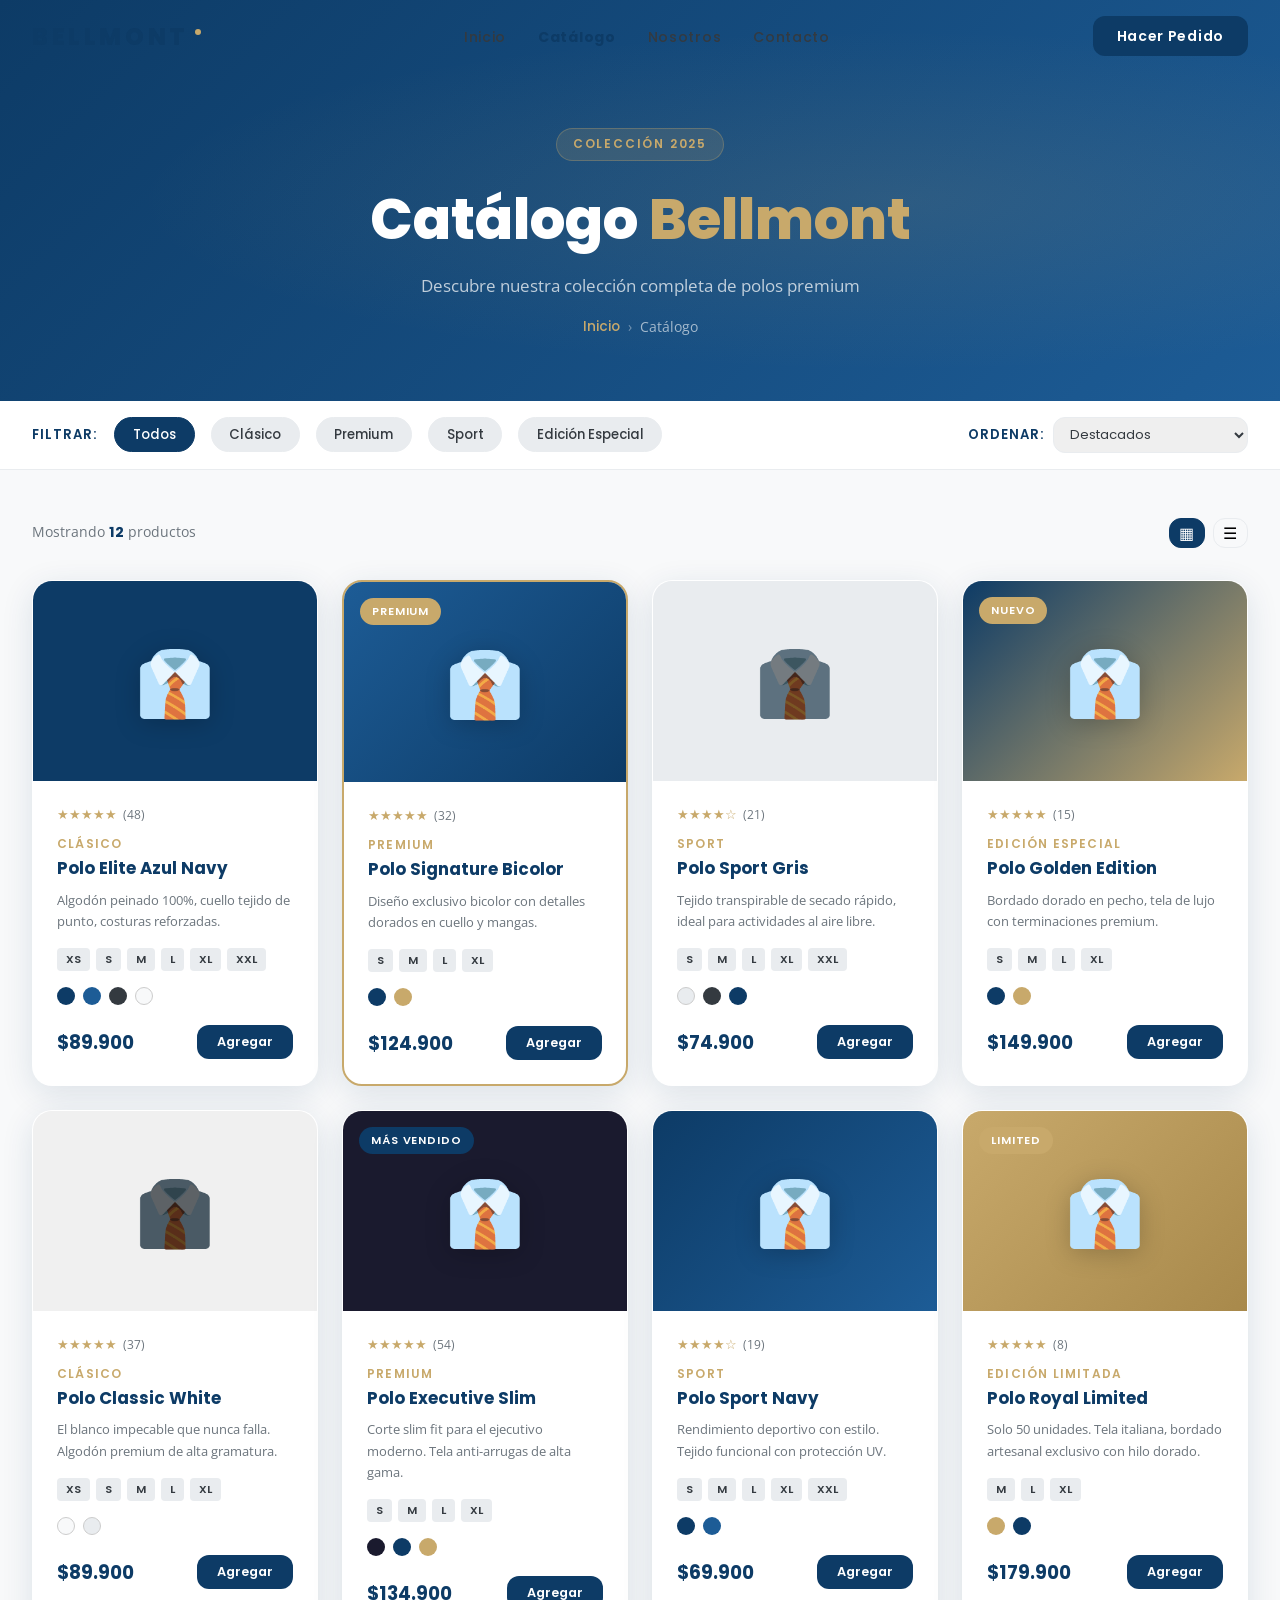
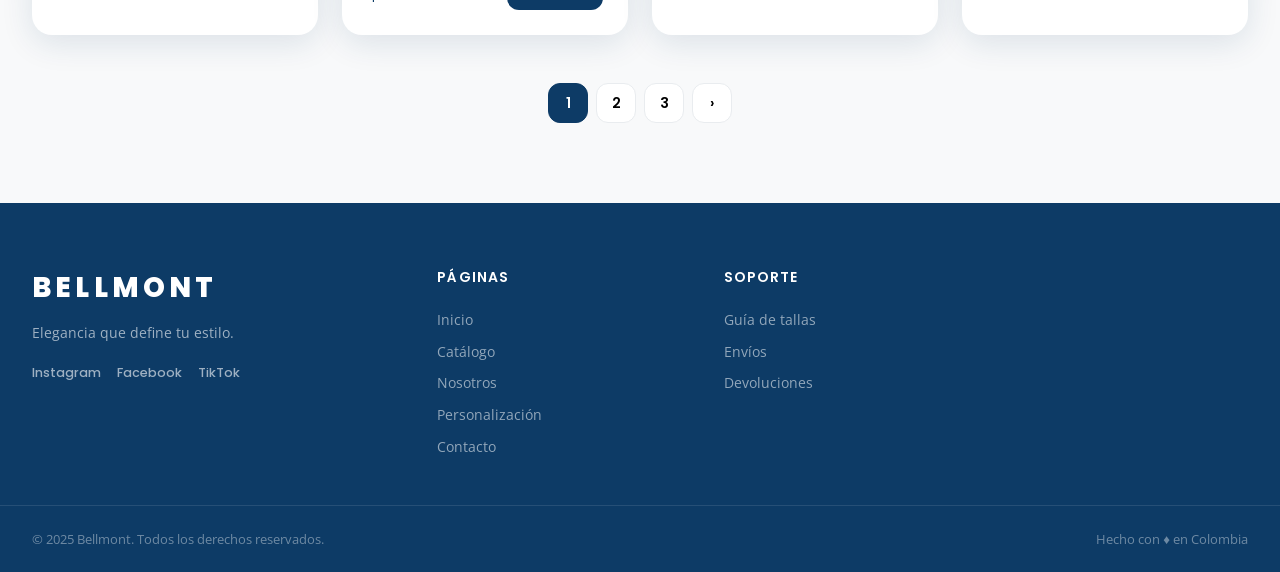
<file: catalogo.html>
<!DOCTYPE html>
<html lang="es">
<head>
  <meta charset="UTF-8" />
  <meta name="viewport" content="width=device-width, initial-scale=1.0" />
  <title>Catálogo — Bellmont</title>
  <link rel="preconnect" href="https://fonts.googleapis.com" />
  <link href="https://fonts.googleapis.com/css2?family=Poppins:wght@300;400;500;600;700;800&family=Open+Sans:wght@300;400;500;600&display=swap" rel="stylesheet" />
  <link rel="stylesheet" href="style.css" />
  <style>
    /* ---- Página Catálogo ---- */
    .page-hero {
      background: linear-gradient(135deg, #0D3B66 0%, #1D5C96 100%);
      padding: 8rem 2rem 4rem;
      text-align: center;
      position: relative;
      overflow: hidden;
    }
    .page-hero::before {
      content: '';
      position: absolute;
      inset: 0;
      background: radial-gradient(ellipse at 70% 50%, rgba(200,169,107,0.12) 0%, transparent 60%);
    }
    .page-hero h1 {
      font-family: var(--font-titulo);
      font-weight: 800;
      font-size: clamp(2.2rem, 5vw, 3.5rem);
      color: white;
      position: relative;
    }
    .page-hero p {
      color: rgba(255,255,255,0.72);
      font-size: 1.05rem;
      margin-top: 0.75rem;
      position: relative;
    }
    .breadcrumb {
      display: flex;
      align-items: center;
      gap: 0.5rem;
      justify-content: center;
      margin-top: 1.25rem;
      position: relative;
    }
    .breadcrumb a { color: var(--dorado); font-size: 0.85rem; font-family: var(--font-titulo); font-weight: 500; }
    .breadcrumb span { color: rgba(255,255,255,0.4); font-size: 0.85rem; }

    /* Filtros */
    .catalog-filters {
      background: white;
      border-bottom: 1px solid var(--gris-claro);
      position: sticky;
      top: 72px;
      z-index: 50;
    }
    .filters-inner {
      max-width: 1280px;
      margin: 0 auto;
      padding: 1rem 2rem;
      display: flex;
      align-items: center;
      gap: 1rem;
      flex-wrap: wrap;
    }
    .filter-label {
      font-family: var(--font-titulo);
      font-weight: 600;
      font-size: 0.825rem;
      color: var(--azul-principal);
      text-transform: uppercase;
      letter-spacing: 0.08em;
    }
    .filter-btn {
      background: var(--gris-claro);
      color: var(--gris-oscuro);
      border: 1px solid var(--gris-claro);
      padding: 0.4rem 1.1rem;
      border-radius: 100px;
      font-family: var(--font-titulo);
      font-weight: 500;
      font-size: 0.825rem;
      cursor: pointer;
      transition: var(--transition);
    }
    .filter-btn:hover, .filter-btn.active {
      background: var(--azul-principal);
      color: white;
      border-color: var(--azul-principal);
    }
    .filter-btn.gold.active {
      background: var(--dorado);
      border-color: var(--dorado);
    }
    .filter-sort {
      margin-left: auto;
      display: flex;
      align-items: center;
      gap: 0.5rem;
    }
    .filter-sort select {
      border: 1px solid var(--gris-claro);
      border-radius: var(--radius);
      padding: 0.4rem 0.75rem;
      font-family: var(--font-titulo);
      font-size: 0.825rem;
      color: var(--gris-oscuro);
      outline: none;
      cursor: pointer;
    }

    /* Grid catálogo */
    .catalog-wrapper {
      max-width: 1280px;
      margin: 0 auto;
      padding: 3rem 2rem 5rem;
    }
    .catalog-top {
      display: flex;
      justify-content: space-between;
      align-items: center;
      margin-bottom: 2rem;
    }
    .catalog-count {
      font-size: 0.9rem;
      color: #6c757d;
    }
    .catalog-count strong { color: var(--azul-principal); font-family: var(--font-titulo); }
    .view-toggle {
      display: flex;
      gap: 0.5rem;
    }
    .view-btn {
      background: none;
      border: 1px solid var(--gris-claro);
      border-radius: var(--radius);
      padding: 0.4rem 0.6rem;
      cursor: pointer;
      transition: var(--transition);
      font-size: 1rem;
      line-height: 1;
    }
    .view-btn.active { background: var(--azul-principal); color: white; border-color: var(--azul-principal); }

    .catalog-grid {
      display: grid;
      grid-template-columns: repeat(4, 1fr);
      gap: 1.5rem;
      transition: var(--transition);
    }
    .catalog-grid.list-view {
      grid-template-columns: 1fr;
    }
    .catalog-grid.list-view .product-card {
      display: grid;
      grid-template-columns: 200px 1fr;
    }
    .catalog-grid.list-view .product-img-area {
      height: 160px;
    }

    /* Card extendida */
    .product-card .product-sizes {
      display: flex;
      gap: 0.4rem;
      margin-bottom: 1rem;
      flex-wrap: wrap;
    }
    .size-tag {
      background: var(--gris-claro);
      color: var(--gris-oscuro);
      font-family: var(--font-titulo);
      font-weight: 600;
      font-size: 0.7rem;
      padding: 0.2rem 0.55rem;
      border-radius: 4px;
      cursor: pointer;
      transition: var(--transition);
    }
    .size-tag:hover { background: var(--azul-principal); color: white; }
    .product-rating {
      display: flex;
      align-items: center;
      gap: 0.35rem;
      margin-bottom: 0.5rem;
    }
    .stars { color: var(--dorado); font-size: 0.8rem; }
    .rating-count { font-size: 0.75rem; color: #6c757d; }

    /* Paginación */
    .pagination {
      display: flex;
      justify-content: center;
      gap: 0.5rem;
      margin-top: 3rem;
    }
    .page-btn {
      width: 40px; height: 40px;
      border-radius: var(--radius);
      border: 1px solid var(--gris-claro);
      background: white;
      font-family: var(--font-titulo);
      font-weight: 600;
      font-size: 0.875rem;
      cursor: pointer;
      transition: var(--transition);
      display: flex; align-items: center; justify-content: center;
    }
    .page-btn:hover, .page-btn.active { background: var(--azul-principal); color: white; border-color: var(--azul-principal); }

    @media (max-width: 1024px) { .catalog-grid { grid-template-columns: repeat(3, 1fr); } }
    @media (max-width: 768px) { .catalog-grid { grid-template-columns: repeat(2, 1fr); } .filters-inner { gap: 0.5rem; } }
    @media (max-width: 480px) { .catalog-grid { grid-template-columns: 1fr; } }
  </style>
</head>
<body>

  <!-- NAVBAR -->
  <nav id="navbar" class="scrolled">
    <div class="nav-container">
      <div class="nav-logo">
        <a href="index.html"><span class="logo-text">BELLMONT</span></a>
        <span class="logo-accent"></span>
      </div>
      <ul class="nav-links">
        <li><a href="index.html">Inicio</a></li>
        <li><a href="catalogo.html" style="color:var(--azul-principal); font-weight:700;">Catálogo</a></li>
        <li><a href="nosotros.html">Nosotros</a></li>
        <li><a href="contacto.html">Contacto</a></li>
      </ul>
      <button class="nav-cta" onclick="location.href='contacto.html'">Hacer Pedido</button>
      <button class="nav-toggle" id="navToggle"><span></span><span></span><span></span></button>
    </div>
  </nav>

  <!-- PAGE HERO -->
  <div class="page-hero">
    <div class="section-badge">Colección 2025</div>
    <h1>Catálogo <span class="title-accent">Bellmont</span></h1>
    <p>Descubre nuestra colección completa de polos premium</p>
    <div class="breadcrumb">
      <a href="index.html">Inicio</a>
      <span>›</span>
      <span style="color:rgba(255,255,255,0.6)">Catálogo</span>
    </div>
  </div>

  <!-- FILTROS -->
  <div class="catalog-filters">
    <div class="filters-inner">
      <span class="filter-label">Filtrar:</span>
      <button class="filter-btn active" onclick="filterProducts(this,'todos')">Todos</button>
      <button class="filter-btn" onclick="filterProducts(this,'clasico')">Clásico</button>
      <button class="filter-btn" onclick="filterProducts(this,'premium')">Premium</button>
      <button class="filter-btn" onclick="filterProducts(this,'sport')">Sport</button>
      <button class="filter-btn gold" onclick="filterProducts(this,'especial')">Edición Especial</button>
      <div class="filter-sort">
        <span class="filter-label">Ordenar:</span>
        <select onchange="sortProducts(this.value)">
          <option value="destacados">Destacados</option>
          <option value="precio-asc">Precio: Menor a Mayor</option>
          <option value="precio-desc">Precio: Mayor a Menor</option>
          <option value="nombre">Nombre A-Z</option>
        </select>
      </div>
    </div>
  </div>

  <!-- CATÁLOGO -->
  <div class="catalog-wrapper">
    <div class="catalog-top">
      <p class="catalog-count">Mostrando <strong id="productCount">12</strong> productos</p>
      <div class="view-toggle">
        <button class="view-btn active" onclick="setView('grid',this)" title="Vista cuadrícula">▦</button>
        <button class="view-btn" onclick="setView('list',this)" title="Vista lista">☰</button>
      </div>
    </div>

    <div class="catalog-grid" id="catalogGrid">

      <!-- Producto 1 -->
      <div class="product-card" data-cat="clasico" data-price="89900" data-name="Polo Elite Azul Navy">
        <div class="product-img-area">
          <div class="product-color-preview" style="background:#0D3B66;">
            <span class="polo-icon">👔</span>
          </div>
        </div>
        <div class="product-info">
          <div class="product-rating"><span class="stars">★★★★★</span><span class="rating-count">(48)</span></div>
          <span class="product-category">Clásico</span>
          <h3 class="product-name">Polo Elite Azul Navy</h3>
          <p class="product-desc">Algodón peinado 100%, cuello tejido de punto, costuras reforzadas.</p>
          <div class="product-sizes">
            <span class="size-tag">XS</span><span class="size-tag">S</span><span class="size-tag">M</span>
            <span class="size-tag">L</span><span class="size-tag">XL</span><span class="size-tag">XXL</span>
          </div>
          <div class="product-colors">
            <span class="color-dot" style="background:#0D3B66;"></span>
            <span class="color-dot" style="background:#1D5C96;"></span>
            <span class="color-dot" style="background:#343A40;"></span>
            <span class="color-dot" style="background:#F8F9FA;border:1px solid #ccc;"></span>
          </div>
          <div class="product-footer">
            <span class="product-price">$89.900</span>
            <button class="btn-add-cart" onclick="addToCart(this, 'Polo Elite Azul Navy')">Agregar</button>
          </div>
        </div>
      </div>

      <!-- Producto 2 -->
      <div class="product-card featured" data-cat="premium" data-price="124900" data-name="Polo Signature Bicolor">
        <div class="product-badge-tag gold">Premium</div>
        <div class="product-img-area">
          <div class="product-color-preview" style="background:linear-gradient(135deg,#1D5C96,#0D3B66);">
            <span class="polo-icon">👔</span>
          </div>
        </div>
        <div class="product-info">
          <div class="product-rating"><span class="stars">★★★★★</span><span class="rating-count">(32)</span></div>
          <span class="product-category">Premium</span>
          <h3 class="product-name">Polo Signature Bicolor</h3>
          <p class="product-desc">Diseño exclusivo bicolor con detalles dorados en cuello y mangas.</p>
          <div class="product-sizes">
            <span class="size-tag">S</span><span class="size-tag">M</span><span class="size-tag">L</span><span class="size-tag">XL</span>
          </div>
          <div class="product-colors">
            <span class="color-dot" style="background:#0D3B66;"></span>
            <span class="color-dot" style="background:#C8A96B;"></span>
          </div>
          <div class="product-footer">
            <span class="product-price">$124.900</span>
            <button class="btn-add-cart" onclick="addToCart(this,'Polo Signature Bicolor')">Agregar</button>
          </div>
        </div>
      </div>

      <!-- Producto 3 -->
      <div class="product-card" data-cat="sport" data-price="74900" data-name="Polo Sport Gris">
        <div class="product-img-area">
          <div class="product-color-preview" style="background:#E9ECEF;">
            <span class="polo-icon" style="filter:brightness(0.5);">👔</span>
          </div>
        </div>
        <div class="product-info">
          <div class="product-rating"><span class="stars">★★★★☆</span><span class="rating-count">(21)</span></div>
          <span class="product-category">Sport</span>
          <h3 class="product-name">Polo Sport Gris</h3>
          <p class="product-desc">Tejido transpirable de secado rápido, ideal para actividades al aire libre.</p>
          <div class="product-sizes">
            <span class="size-tag">S</span><span class="size-tag">M</span><span class="size-tag">L</span><span class="size-tag">XL</span><span class="size-tag">XXL</span>
          </div>
          <div class="product-colors">
            <span class="color-dot" style="background:#E9ECEF;border:1px solid #ccc;"></span>
            <span class="color-dot" style="background:#343A40;"></span>
            <span class="color-dot" style="background:#0D3B66;"></span>
          </div>
          <div class="product-footer">
            <span class="product-price">$74.900</span>
            <button class="btn-add-cart" onclick="addToCart(this,'Polo Sport Gris')">Agregar</button>
          </div>
        </div>
      </div>

      <!-- Producto 4 -->
      <div class="product-card" data-cat="especial" data-price="149900" data-name="Polo Golden Edition">
        <div class="product-badge-tag" style="background:#C8A96B;">Nuevo</div>
        <div class="product-img-area">
          <div class="product-color-preview" style="background:linear-gradient(135deg,#0D3B66,#C8A96B);">
            <span class="polo-icon">👔</span>
          </div>
        </div>
        <div class="product-info">
          <div class="product-rating"><span class="stars">★★★★★</span><span class="rating-count">(15)</span></div>
          <span class="product-category">Edición Especial</span>
          <h3 class="product-name">Polo Golden Edition</h3>
          <p class="product-desc">Bordado dorado en pecho, tela de lujo con terminaciones premium.</p>
          <div class="product-sizes">
            <span class="size-tag">S</span><span class="size-tag">M</span><span class="size-tag">L</span><span class="size-tag">XL</span>
          </div>
          <div class="product-colors">
            <span class="color-dot" style="background:#0D3B66;"></span>
            <span class="color-dot" style="background:#C8A96B;"></span>
          </div>
          <div class="product-footer">
            <span class="product-price">$149.900</span>
            <button class="btn-add-cart" onclick="addToCart(this,'Polo Golden Edition')">Agregar</button>
          </div>
        </div>
      </div>

      <!-- Producto 5 -->
      <div class="product-card" data-cat="clasico" data-price="89900" data-name="Polo Classic White">
        <div class="product-img-area">
          <div class="product-color-preview" style="background:#F0F0F0;">
            <span class="polo-icon" style="filter:brightness(0.4);">👔</span>
          </div>
        </div>
        <div class="product-info">
          <div class="product-rating"><span class="stars">★★★★★</span><span class="rating-count">(37)</span></div>
          <span class="product-category">Clásico</span>
          <h3 class="product-name">Polo Classic White</h3>
          <p class="product-desc">El blanco impecable que nunca falla. Algodón premium de alta gramatura.</p>
          <div class="product-sizes">
            <span class="size-tag">XS</span><span class="size-tag">S</span><span class="size-tag">M</span><span class="size-tag">L</span><span class="size-tag">XL</span>
          </div>
          <div class="product-colors">
            <span class="color-dot" style="background:#F8F9FA;border:1px solid #ccc;"></span>
            <span class="color-dot" style="background:#E9ECEF;border:1px solid #ccc;"></span>
          </div>
          <div class="product-footer">
            <span class="product-price">$89.900</span>
            <button class="btn-add-cart" onclick="addToCart(this,'Polo Classic White')">Agregar</button>
          </div>
        </div>
      </div>

      <!-- Producto 6 -->
      <div class="product-card" data-cat="premium" data-price="134900" data-name="Polo Executive Slim">
        <div class="product-badge-tag">Más Vendido</div>
        <div class="product-img-area">
          <div class="product-color-preview" style="background:#1a1a2e;">
            <span class="polo-icon">👔</span>
          </div>
        </div>
        <div class="product-info">
          <div class="product-rating"><span class="stars">★★★★★</span><span class="rating-count">(54)</span></div>
          <span class="product-category">Premium</span>
          <h3 class="product-name">Polo Executive Slim</h3>
          <p class="product-desc">Corte slim fit para el ejecutivo moderno. Tela anti-arrugas de alta gama.</p>
          <div class="product-sizes">
            <span class="size-tag">S</span><span class="size-tag">M</span><span class="size-tag">L</span><span class="size-tag">XL</span>
          </div>
          <div class="product-colors">
            <span class="color-dot" style="background:#1a1a2e;"></span>
            <span class="color-dot" style="background:#0D3B66;"></span>
            <span class="color-dot" style="background:#C8A96B;"></span>
          </div>
          <div class="product-footer">
            <span class="product-price">$134.900</span>
            <button class="btn-add-cart" onclick="addToCart(this,'Polo Executive Slim')">Agregar</button>
          </div>
        </div>
      </div>

      <!-- Producto 7 -->
      <div class="product-card" data-cat="sport" data-price="69900" data-name="Polo Sport Navy">
        <div class="product-img-area">
          <div class="product-color-preview" style="background:linear-gradient(135deg,#0D3B66,#1D5C96);">
            <span class="polo-icon">👔</span>
          </div>
        </div>
        <div class="product-info">
          <div class="product-rating"><span class="stars">★★★★☆</span><span class="rating-count">(19)</span></div>
          <span class="product-category">Sport</span>
          <h3 class="product-name">Polo Sport Navy</h3>
          <p class="product-desc">Rendimiento deportivo con estilo. Tejido funcional con protección UV.</p>
          <div class="product-sizes">
            <span class="size-tag">S</span><span class="size-tag">M</span><span class="size-tag">L</span><span class="size-tag">XL</span><span class="size-tag">XXL</span>
          </div>
          <div class="product-colors">
            <span class="color-dot" style="background:#0D3B66;"></span>
            <span class="color-dot" style="background:#1D5C96;"></span>
          </div>
          <div class="product-footer">
            <span class="product-price">$69.900</span>
            <button class="btn-add-cart" onclick="addToCart(this,'Polo Sport Navy')">Agregar</button>
          </div>
        </div>
      </div>

      <!-- Producto 8 -->
      <div class="product-card" data-cat="especial" data-price="179900" data-name="Polo Royal Limited">
        <div class="product-badge-tag gold">Limited</div>
        <div class="product-img-area">
          <div class="product-color-preview" style="background:linear-gradient(135deg,#C8A96B,#a8894b);">
            <span class="polo-icon">👔</span>
          </div>
        </div>
        <div class="product-info">
          <div class="product-rating"><span class="stars">★★★★★</span><span class="rating-count">(8)</span></div>
          <span class="product-category">Edición Limitada</span>
          <h3 class="product-name">Polo Royal Limited</h3>
          <p class="product-desc">Solo 50 unidades. Tela italiana, bordado artesanal exclusivo con hilo dorado.</p>
          <div class="product-sizes">
            <span class="size-tag">M</span><span class="size-tag">L</span><span class="size-tag">XL</span>
          </div>
          <div class="product-colors">
            <span class="color-dot" style="background:#C8A96B;"></span>
            <span class="color-dot" style="background:#0D3B66;"></span>
          </div>
          <div class="product-footer">
            <span class="product-price">$179.900</span>
            <button class="btn-add-cart" onclick="addToCart(this,'Polo Royal Limited')">Agregar</button>
          </div>
        </div>
      </div>

    </div>

    <!-- Paginación -->
    <div class="pagination">
      <button class="page-btn active">1</button>
      <button class="page-btn">2</button>
      <button class="page-btn">3</button>
      <button class="page-btn">›</button>
    </div>
  </div>

  <!-- FOOTER -->
  <footer class="footer">
    <div class="footer-container">
      <div class="footer-brand">
        <div class="footer-logo">BELLMONT</div>
        <p>Elegancia que define tu estilo.</p>
        <div class="footer-social">
          <a href="#">Instagram</a><a href="#">Facebook</a><a href="#">TikTok</a>
        </div>
      </div>
      <div class="footer-links"><h4>Páginas</h4><ul>
        <li><a href="index.html">Inicio</a></li>
        <li><a href="catalogo.html">Catálogo</a></li>
        <li><a href="nosotros.html">Nosotros</a></li>
        <li><a href="personalizacion.html">Personalización</a></li>
        <li><a href="contacto.html">Contacto</a></li>
      </ul></div>
      <div class="footer-links"><h4>Soporte</h4><ul>
        <li><a href="#">Guía de tallas</a></li>
        <li><a href="#">Envíos</a></li>
        <li><a href="#">Devoluciones</a></li>
      </ul></div>
    </div>
    <div class="footer-bottom">
      <p>© 2025 Bellmont. Todos los derechos reservados.</p>
      <p>Hecho con ♦ en Colombia</p>
    </div>
  </footer>

  <script>
    // Navbar scroll
    const navbar = document.getElementById('navbar');
    window.addEventListener('scroll', () => {
      navbar.classList.toggle('scrolled', window.scrollY > 80);
    });

    // Filtros
    function filterProducts(btn, cat) {
      document.querySelectorAll('.filter-btn').forEach(b => b.classList.remove('active'));
      btn.classList.add('active');
      const cards = document.querySelectorAll('#catalogGrid .product-card');
      let count = 0;
      cards.forEach(card => {
        const show = cat === 'todos' || card.dataset.cat === cat;
        card.style.display = show ? '' : 'none';
        if (show) count++;
      });
      document.getElementById('productCount').textContent = count;
    }

    // Ordenar
    function sortProducts(val) {
      const grid = document.getElementById('catalogGrid');
      const cards = [...grid.querySelectorAll('.product-card')];
      cards.sort((a, b) => {
        if (val === 'precio-asc') return +a.dataset.price - +b.dataset.price;
        if (val === 'precio-desc') return +b.dataset.price - +a.dataset.price;
        if (val === 'nombre') return a.dataset.name.localeCompare(b.dataset.name);
        return 0;
      });
      cards.forEach(c => grid.appendChild(c));
    }

    // Vista
    function setView(type, btn) {
      document.querySelectorAll('.view-btn').forEach(b => b.classList.remove('active'));
      btn.classList.add('active');
      const grid = document.getElementById('catalogGrid');
      grid.classList.toggle('list-view', type === 'list');
    }

    // Agregar al carrito
    function addToCart(btn, name) {
      const original = btn.textContent;
      btn.textContent = '✓ Agregado';
      btn.style.background = 'var(--dorado)';
      setTimeout(() => { btn.textContent = original; btn.style.background = ''; }, 2000);
    }

    // Reveal
    const observer = new IntersectionObserver(entries => {
      entries.forEach((e, i) => {
        if (e.isIntersecting) {
          setTimeout(() => e.target.classList.add('visible'), i * 60);
          observer.unobserve(e.target);
        }
      });
    }, { threshold: 0.1 });
    document.querySelectorAll('.product-card').forEach(el => { el.classList.add('reveal'); observer.observe(el); });
  </script>
</body>
</html>
</file>
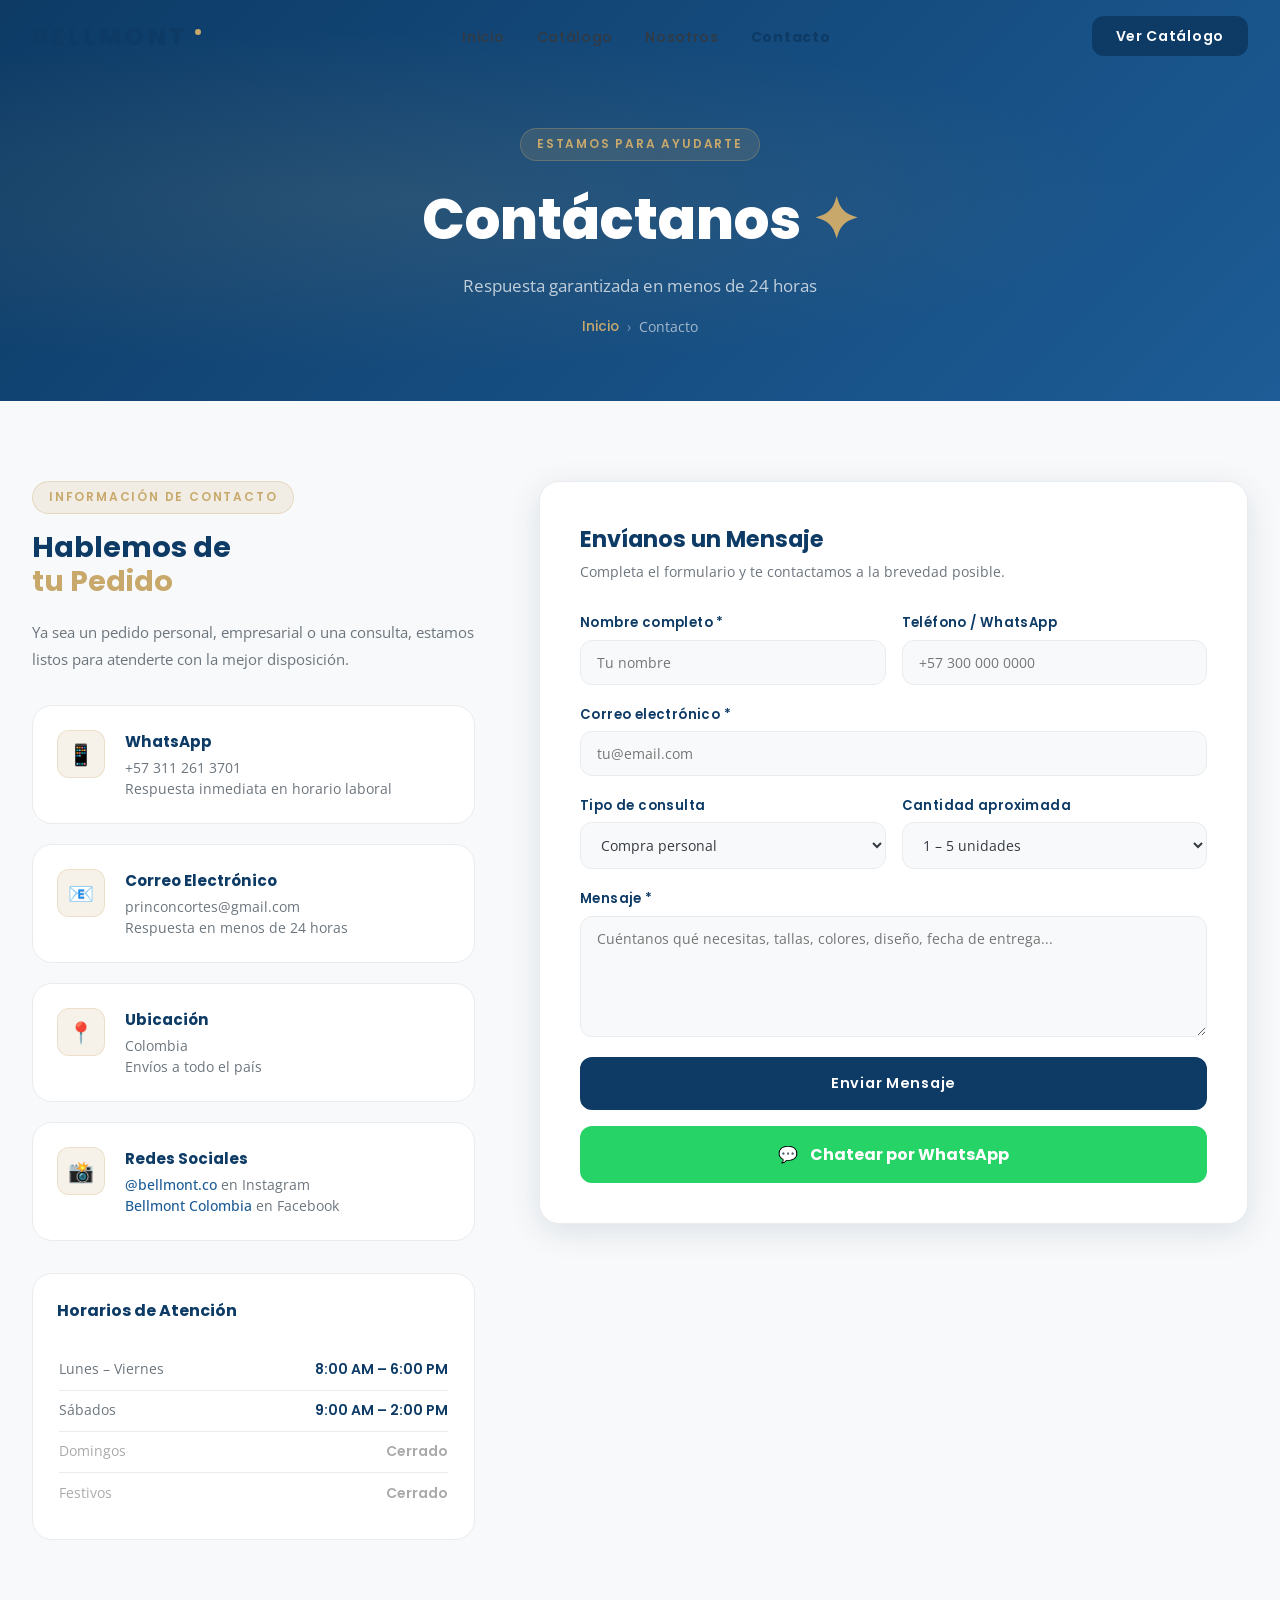
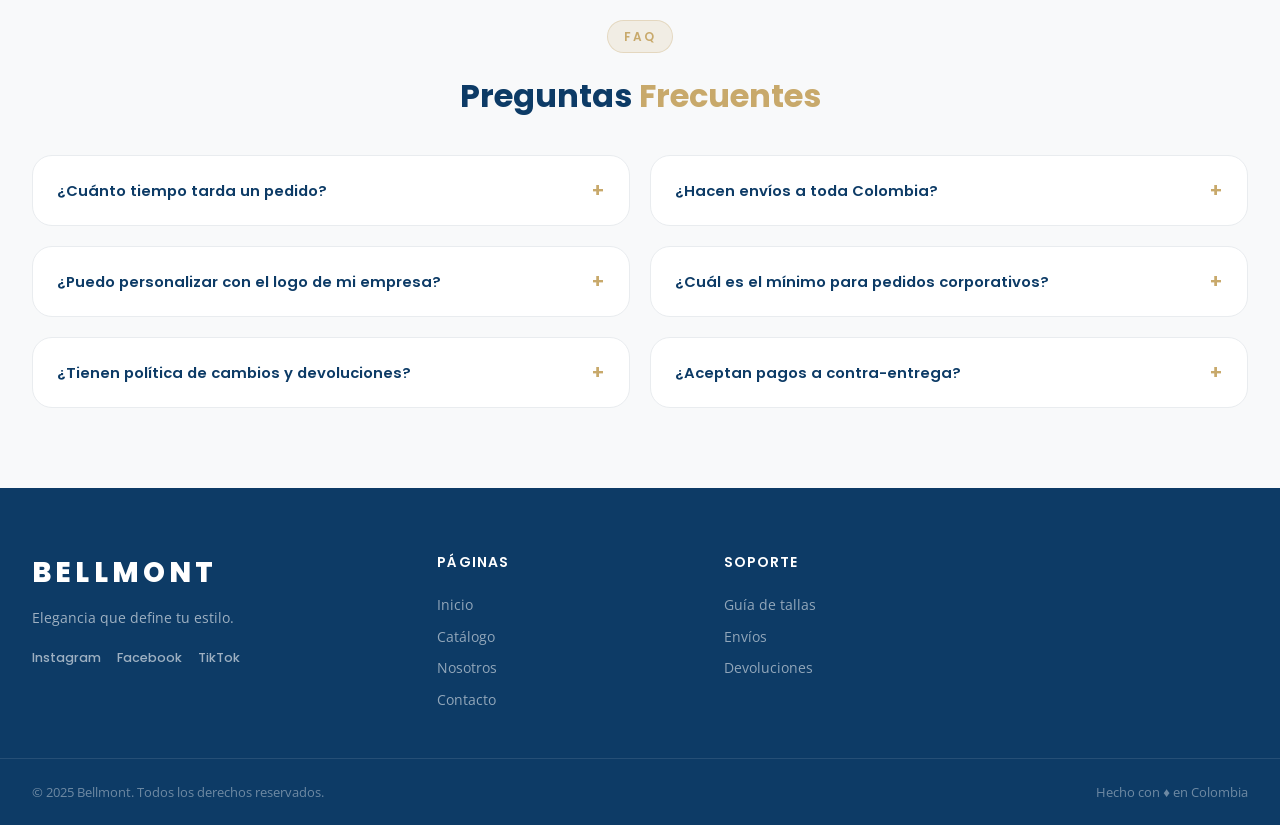
<file: contacto.html>
<!DOCTYPE html>
<html lang="es">
<head>
  <meta charset="UTF-8" />
  <meta name="viewport" content="width=device-width, initial-scale=1.0" />
  <title>Contacto — Bellmont</title>
  <link rel="preconnect" href="https://fonts.googleapis.com" />
  <link href="https://fonts.googleapis.com/css2?family=Poppins:wght@300;400;500;600;700;800&family=Open+Sans:wght@300;400;500;600&display=swap" rel="stylesheet" />
  <link rel="stylesheet" href="style.css" />
  <style>
    .page-hero {
      background: linear-gradient(135deg, #0D3B66 0%, #1D5C96 100%);
      padding: 8rem 2rem 4rem;
      text-align: center;
      position: relative;
      overflow: hidden;
    }
    .page-hero::before {
      content: '';
      position: absolute;
      inset: 0;
      background: radial-gradient(ellipse at 30% 50%, rgba(200,169,107,0.12) 0%, transparent 60%);
    }
    .page-hero h1 { font-family: var(--font-titulo); font-weight: 800; font-size: clamp(2.2rem,5vw,3.5rem); color: white; position: relative; }
    .page-hero p { color: rgba(255,255,255,0.72); font-size: 1.05rem; margin-top: 0.75rem; position: relative; }
    .breadcrumb { display:flex; align-items:center; gap:.5rem; justify-content:center; margin-top:1.25rem; position:relative; }
    .breadcrumb a { color:var(--dorado); font-size:.85rem; font-family:var(--font-titulo); font-weight:500; }
    .breadcrumb span { color:rgba(255,255,255,0.4); font-size:.85rem; }

    /* Contact layout */
    .contact-page { max-width: 1280px; margin: 0 auto; padding: 5rem 2rem; }
    .contact-page-grid { display: grid; grid-template-columns: 1fr 1.6fr; gap: 4rem; align-items: start; }

    /* Info cards */
    .contact-info-cards { display: flex; flex-direction: column; gap: 1.25rem; margin-top: 2rem; }
    .info-card {
      background: white;
      border: 1px solid var(--gris-claro);
      border-radius: var(--radius-lg);
      padding: 1.5rem;
      display: flex;
      align-items: flex-start;
      gap: 1.25rem;
      transition: var(--transition);
    }
    .info-card:hover { border-color: var(--dorado); box-shadow: var(--sombra-card); transform: translateX(4px); }
    .info-icon {
      width: 48px; height: 48px;
      background: var(--dorado-suave);
      border-radius: var(--radius);
      display: flex; align-items: center; justify-content: center;
      font-size: 1.3rem;
      flex-shrink: 0;
      border: 1px solid rgba(200,169,107,0.25);
    }
    .info-card h4 { font-family: var(--font-titulo); font-weight: 700; color: var(--azul-principal); font-size: 0.95rem; margin-bottom: 0.25rem; }
    .info-card p { font-size: 0.875rem; color: #6c757d; line-height: 1.5; }
    .info-card a { color: var(--azul-secundario); font-weight: 500; }

    /* Horarios */
    .horarios-table { width: 100%; margin-top: 1.5rem; }
    .horarios-table tr { display: flex; justify-content: space-between; padding: 0.6rem 0; border-bottom: 1px solid var(--gris-claro); font-size: 0.875rem; }
    .horarios-table tr:last-child { border: none; }
    .horarios-table td:first-child { color: #6c757d; }
    .horarios-table td:last-child { font-family: var(--font-titulo); font-weight: 600; color: var(--azul-principal); }
    .horarios-table tr.closed td { color: #aaa !important; }

    /* Form card */
    .contact-form-card {
      background: white;
      border: 1px solid var(--gris-claro);
      border-radius: var(--radius-lg);
      padding: 2.5rem;
      box-shadow: var(--sombra-card);
    }
    .form-title { font-family: var(--font-titulo); font-weight: 700; font-size: 1.4rem; color: var(--azul-principal); margin-bottom: 0.4rem; }
    .form-subtitle { font-size: 0.9rem; color: #6c757d; margin-bottom: 2rem; }

    .contact-form { display: flex; flex-direction: column; gap: 1.25rem; }
    .form-row { display: grid; grid-template-columns: 1fr 1fr; gap: 1rem; }
    .form-group { display: flex; flex-direction: column; gap: 0.4rem; }
    .form-group label { font-family: var(--font-titulo); font-weight: 600; font-size: 0.825rem; color: var(--azul-principal); }
    .form-group input,
    .form-group select,
    .form-group textarea {
      padding: 0.75rem 1rem;
      border: 1.5px solid var(--gris-claro);
      border-radius: var(--radius);
      font-size: 0.9rem;
      color: var(--gris-oscuro);
      background: var(--blanco-calido);
      transition: var(--transition);
      outline: none;
      resize: vertical;
      font-family: var(--font-texto);
    }
    .form-group input:focus,
    .form-group select:focus,
    .form-group textarea:focus {
      border-color: var(--azul-secundario);
      background: white;
      box-shadow: 0 0 0 3px rgba(29,92,150,0.1);
    }

    /* WhatsApp button */
    .whatsapp-btn {
      display: flex;
      align-items: center;
      justify-content: center;
      gap: 0.75rem;
      background: #25D366;
      color: white;
      padding: 1rem;
      border-radius: var(--radius);
      font-family: var(--font-titulo);
      font-weight: 700;
      font-size: 1rem;
      margin-top: 1rem;
      transition: var(--transition);
      text-decoration: none;
    }
    .whatsapp-btn:hover { background: #1db954; transform: translateY(-2px); box-shadow: 0 8px 24px rgba(37,211,102,0.3); }

    /* FAQ */
    .faq-section { max-width: 1280px; margin: 0 auto; padding: 0 2rem 5rem; }
    .faq-grid { display: grid; grid-template-columns: repeat(2, 1fr); gap: 1.25rem; margin-top: 2.5rem; }
    .faq-item {
      background: white;
      border: 1px solid var(--gris-claro);
      border-radius: var(--radius-lg);
      overflow: hidden;
      transition: var(--transition);
    }
    .faq-item:hover { border-color: rgba(200,169,107,0.4); }
    .faq-q {
      padding: 1.25rem 1.5rem;
      font-family: var(--font-titulo);
      font-weight: 600;
      font-size: 0.925rem;
      color: var(--azul-principal);
      cursor: pointer;
      display: flex;
      justify-content: space-between;
      align-items: center;
      gap: 1rem;
    }
    .faq-q::after { content: '+'; font-size: 1.2rem; color: var(--dorado); flex-shrink: 0; transition: var(--transition); }
    .faq-item.open .faq-q::after { content: '−'; }
    .faq-a {
      padding: 0 1.5rem;
      font-size: 0.875rem;
      color: #6c757d;
      line-height: 1.7;
      max-height: 0;
      overflow: hidden;
      transition: max-height 0.35s ease, padding 0.35s ease;
    }
    .faq-item.open .faq-a { max-height: 200px; padding-bottom: 1.25rem; }

    @media (max-width: 900px) {
      .contact-page-grid { grid-template-columns: 1fr; }
      .faq-grid { grid-template-columns: 1fr; }
    }
    @media (max-width: 500px) { .form-row { grid-template-columns: 1fr; } }
  </style>
</head>
<body>

  <nav id="navbar" class="scrolled">
    <div class="nav-container">
      <div class="nav-logo">
        <a href="index.html"><span class="logo-text">BELLMONT</span></a>
        <span class="logo-accent"></span>
      </div>
      <ul class="nav-links">
        <li><a href="index.html">Inicio</a></li>
        <li><a href="catalogo.html">Catálogo</a></li>
        <li><a href="nosotros.html">Nosotros</a></li>
        <li><a href="contacto.html" style="color:var(--azul-principal);font-weight:700;">Contacto</a></li>
      </ul>
      <button class="nav-cta" onclick="location.href='catalogo.html'">Ver Catálogo</button>
      <button class="nav-toggle" id="navToggle"><span></span><span></span><span></span></button>
    </div>
  </nav>

  <div class="page-hero">
    <div class="section-badge">Estamos para ayudarte</div>
    <h1>Contáctanos <span class="title-accent">✦</span></h1>
    <p>Respuesta garantizada en menos de 24 horas</p>
    <div class="breadcrumb">
      <a href="index.html">Inicio</a><span>›</span>
      <span style="color:rgba(255,255,255,0.6)">Contacto</span>
    </div>
  </div>

  <div class="contact-page">
    <div class="contact-page-grid">

      <!-- Info lateral -->
      <div>
        <div class="section-badge">Información de contacto</div>
        <h2 class="section-title" style="font-size:1.8rem;">Hablemos de<br/><span class="title-accent">tu Pedido</span></h2>
        <p class="section-desc" style="font-size:0.95rem;">Ya sea un pedido personal, empresarial o una consulta, estamos listos para atenderte con la mejor disposición.</p>

        <div class="contact-info-cards">
          <a href="https://wa.me/573112613701" class="info-card" target="_blank" style="text-decoration:none;">
            <div class="info-icon">📱</div>
            <div>
              <h4>WhatsApp</h4>
              <p>+57 311 261 3701<br/>Respuesta inmediata en horario laboral</p>
            </div>
          </a>
          <a href="mailto:princoncortes@gmail.com" class="info-card" style="text-decoration:none;">
            <div class="info-icon">📧</div>
            <div>
              <h4>Correo Electrónico</h4>
              <p>princoncortes@gmail.com<br/>Respuesta en menos de 24 horas</p>
            </div>
          </a>
          <div class="info-card">
            <div class="info-icon">📍</div>
            <div>
              <h4>Ubicación</h4>
              <p>Colombia<br/>Envíos a todo el país</p>
            </div>
          </div>
          <div class="info-card">
            <div class="info-icon">📸</div>
            <div>
              <h4>Redes Sociales</h4>
              <p>
                <a href="#">@bellmont.co</a> en Instagram<br/>
                <a href="#">Bellmont Colombia</a> en Facebook
              </p>
            </div>
          </div>
        </div>

        <div style="margin-top:2rem; background:white; border:1px solid var(--gris-claro); border-radius:var(--radius-lg); padding:1.5rem;">
          <h4 style="font-family:var(--font-titulo); font-weight:700; color:var(--azul-principal); margin-bottom:1rem;">Horarios de Atención</h4>
          <table class="horarios-table">
            <tr><td>Lunes – Viernes</td><td>8:00 AM – 6:00 PM</td></tr>
            <tr><td>Sábados</td><td>9:00 AM – 2:00 PM</td></tr>
            <tr class="closed"><td>Domingos</td><td>Cerrado</td></tr>
            <tr class="closed"><td>Festivos</td><td>Cerrado</td></tr>
          </table>
        </div>
      </div>

      <!-- Formulario -->
      <div>
        <div class="contact-form-card">
          <h3 class="form-title">Envíanos un Mensaje</h3>
          <p class="form-subtitle">Completa el formulario y te contactamos a la brevedad posible.</p>
          <form class="contact-form" id="mainContactForm">
            <div class="form-row">
              <div class="form-group">
                <label>Nombre completo *</label>
                <input type="text" placeholder="Tu nombre" required />
              </div>
              <div class="form-group">
                <label>Teléfono / WhatsApp</label>
                <input type="tel" placeholder="+57 300 000 0000" />
              </div>
            </div>
            <div class="form-group">
              <label>Correo electrónico *</label>
              <input type="email" placeholder="tu@email.com" required />
            </div>
            <div class="form-row">
              <div class="form-group">
                <label>Tipo de consulta</label>
                <select>
                  <option>Compra personal</option>
                  <option>Pedido corporativo</option>
                  <option>Personalización / Bordado</option>
                  <option>Cotización mayorista</option>
                  <option>Información general</option>
                  <option>Reclamo o garantía</option>
                </select>
              </div>
              <div class="form-group">
                <label>Cantidad aproximada</label>
                <select>
                  <option>1 – 5 unidades</option>
                  <option>6 – 20 unidades</option>
                  <option>21 – 50 unidades</option>
                  <option>Más de 50 unidades</option>
                </select>
              </div>
            </div>
            <div class="form-group">
              <label>Mensaje *</label>
              <textarea placeholder="Cuéntanos qué necesitas, tallas, colores, diseño, fecha de entrega..." rows="5" required></textarea>
            </div>
            <button type="submit" class="btn btn-primary btn-full" id="submitBtn">Enviar Mensaje</button>
          </form>
          <a href="https://wa.me/573000000000?text=Hola,%20me%20interesa%20un%20polo%20Bellmont" class="whatsapp-btn" target="_blank">
            <span>💬</span> Chatear por WhatsApp
          </a>
        </div>
      </div>
    </div>
  </div>

  <!-- FAQ -->
  <div class="faq-section">
    <div style="text-align:center; margin-bottom: 0.5rem;">
      <div class="section-badge" style="display:inline-block;">FAQ</div>
    </div>
    <h2 class="section-title" style="text-align:center; font-size:2rem;">Preguntas <span class="title-accent">Frecuentes</span></h2>
    <div class="faq-grid">
      <div class="faq-item"><div class="faq-q">¿Cuánto tiempo tarda un pedido?</div><div class="faq-a">Los pedidos individuales se procesan en 2-3 días hábiles. Pedidos corporativos o con personalización pueden tomar entre 7 y 15 días hábiles según la cantidad.</div></div>
      <div class="faq-item"><div class="faq-q">¿Hacen envíos a toda Colombia?</div><div class="faq-a">Sí, hacemos envíos a todo el territorio nacional. Los tiempos de entrega varían entre 2 y 5 días hábiles según la ciudad de destino.</div></div>
      <div class="faq-item"><div class="faq-q">¿Puedo personalizar con el logo de mi empresa?</div><div class="faq-a">¡Por supuesto! Ofrecemos bordado y estampado personalizado. Visita nuestra página de Personalización para conocer todos los detalles y requisitos del arte.</div></div>
      <div class="faq-item"><div class="faq-q">¿Cuál es el mínimo para pedidos corporativos?</div><div class="faq-a">Para pedidos corporativos el mínimo es de 10 unidades. A partir de 20 unidades aplicamos descuentos especiales por volumen.</div></div>
      <div class="faq-item"><div class="faq-q">¿Tienen política de cambios y devoluciones?</div><div class="faq-a">Sí. Aceptamos cambios dentro de los 30 días siguientes a la compra, siempre que la prenda no haya sido usada ni lavada. Las prendas personalizadas no aplican para devolución.</div></div>
      <div class="faq-item"><div class="faq-q">¿Aceptan pagos a contra-entrega?</div><div class="faq-a">Sí, aceptamos pago contra-entrega, transferencia bancaria, PSE y tarjetas de crédito/débito. Para pedidos corporativos también manejamos facturación.</div></div>
    </div>
  </div>

  <footer class="footer">
    <div class="footer-container">
      <div class="footer-brand">
        <div class="footer-logo">BELLMONT</div>
        <p>Elegancia que define tu estilo.</p>
        <div class="footer-social"><a href="#">Instagram</a><a href="#">Facebook</a><a href="#">TikTok</a></div>
      </div>
      <div class="footer-links"><h4>Páginas</h4><ul>
        <li><a href="index.html">Inicio</a></li>
        <li><a href="catalogo.html">Catálogo</a></li>
        <li><a href="nosotros.html">Nosotros</a></li>
        <li><a href="contacto.html">Contacto</a></li>
      </ul></div>
      <div class="footer-links"><h4>Soporte</h4><ul>
        <li><a href="#">Guía de tallas</a></li>
        <li><a href="#">Envíos</a></li>
        <li><a href="#">Devoluciones</a></li>
      </ul></div>
    </div>
    <div class="footer-bottom">
      <p>© 2025 Bellmont. Todos los derechos reservados.</p>
      <p>Hecho con ♦ en Colombia</p>
    </div>
  </footer>

  <script>
    window.addEventListener('scroll', () => {
      document.getElementById('navbar').classList.toggle('scrolled', window.scrollY > 80);
    });
    document.getElementById('mainContactForm').addEventListener('submit', e => {
      e.preventDefault();
      const btn = document.getElementById('submitBtn');
      btn.textContent = '✓ Mensaje enviado correctamente';
      btn.style.background = '#1D5C96';
      setTimeout(() => { btn.textContent = 'Enviar Mensaje'; btn.style.background = ''; e.target.reset(); }, 3500);
    });
    document.querySelectorAll('.faq-q').forEach(q => {
      q.addEventListener('click', () => {
        const item = q.parentElement;
        const wasOpen = item.classList.contains('open');
        document.querySelectorAll('.faq-item').forEach(i => i.classList.remove('open'));
        if (!wasOpen) item.classList.add('open');
      });
    });
  </script>
</body>
</html>
</file>
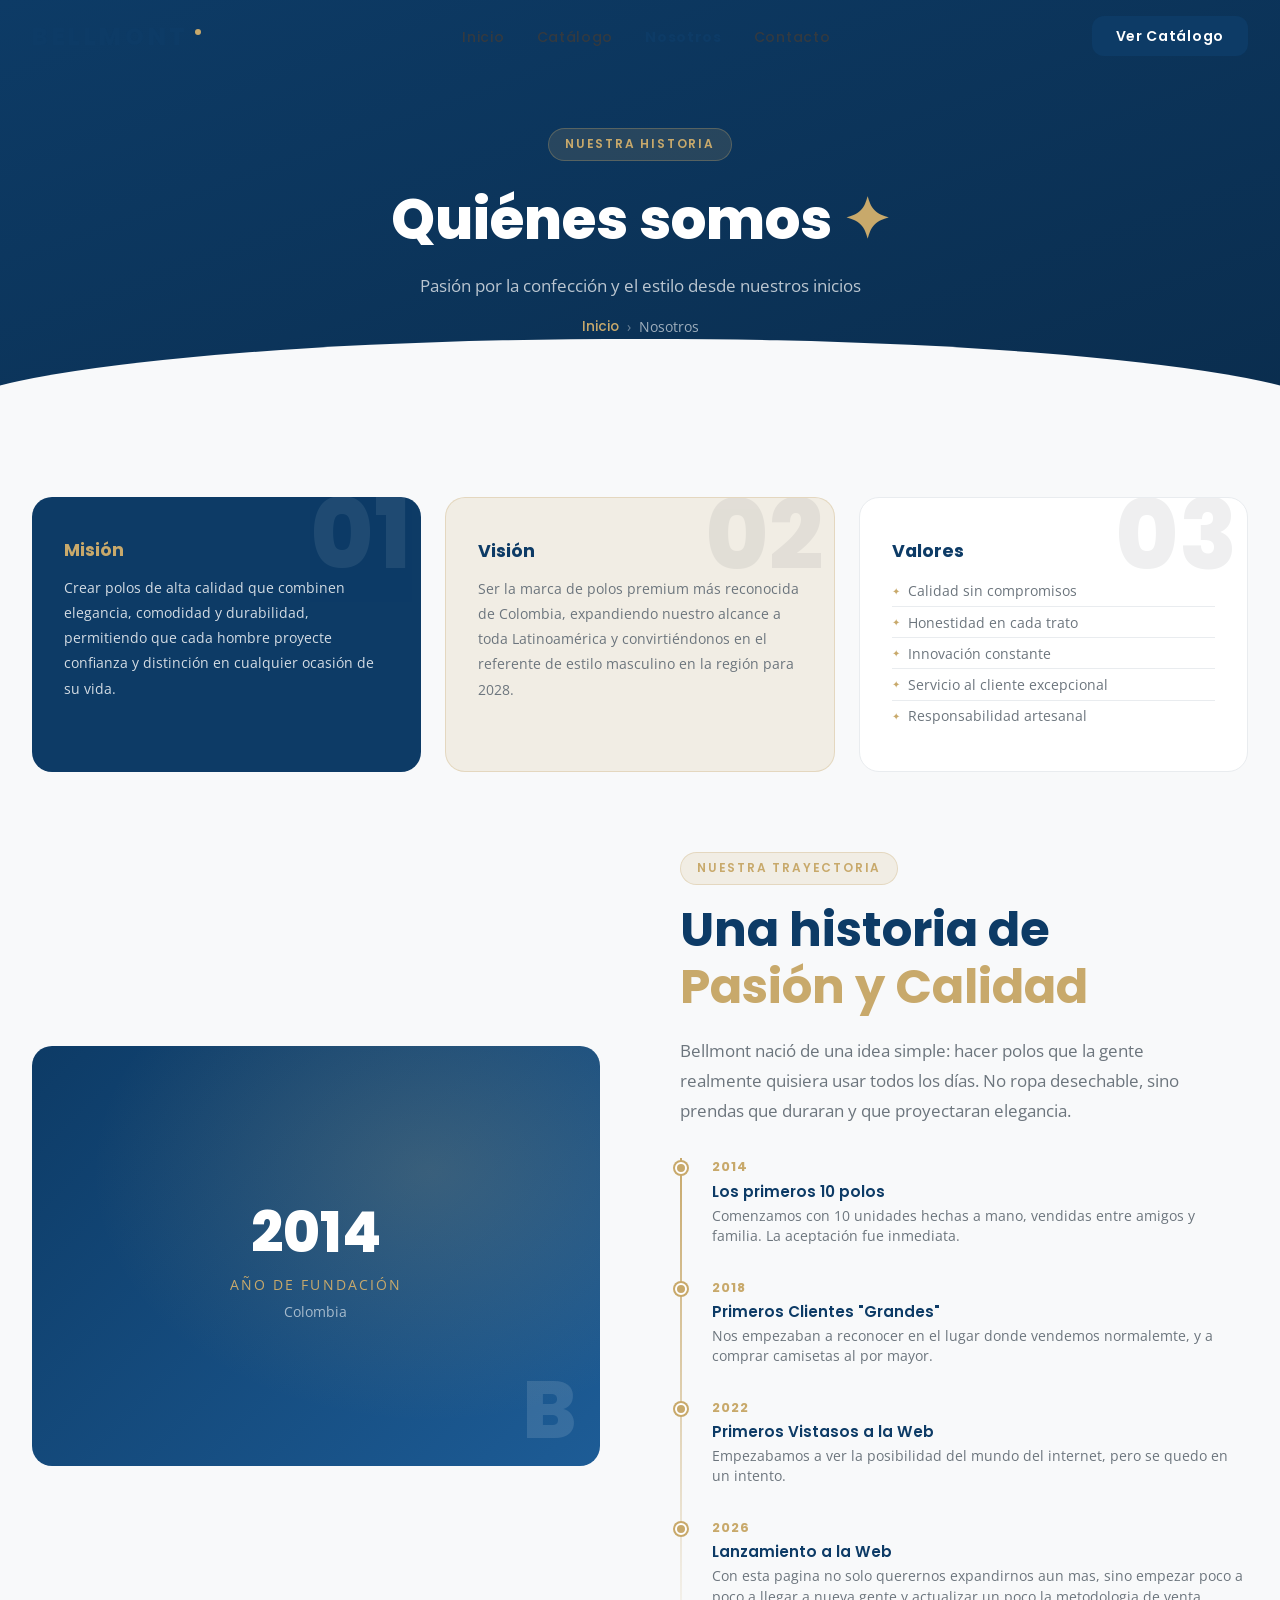
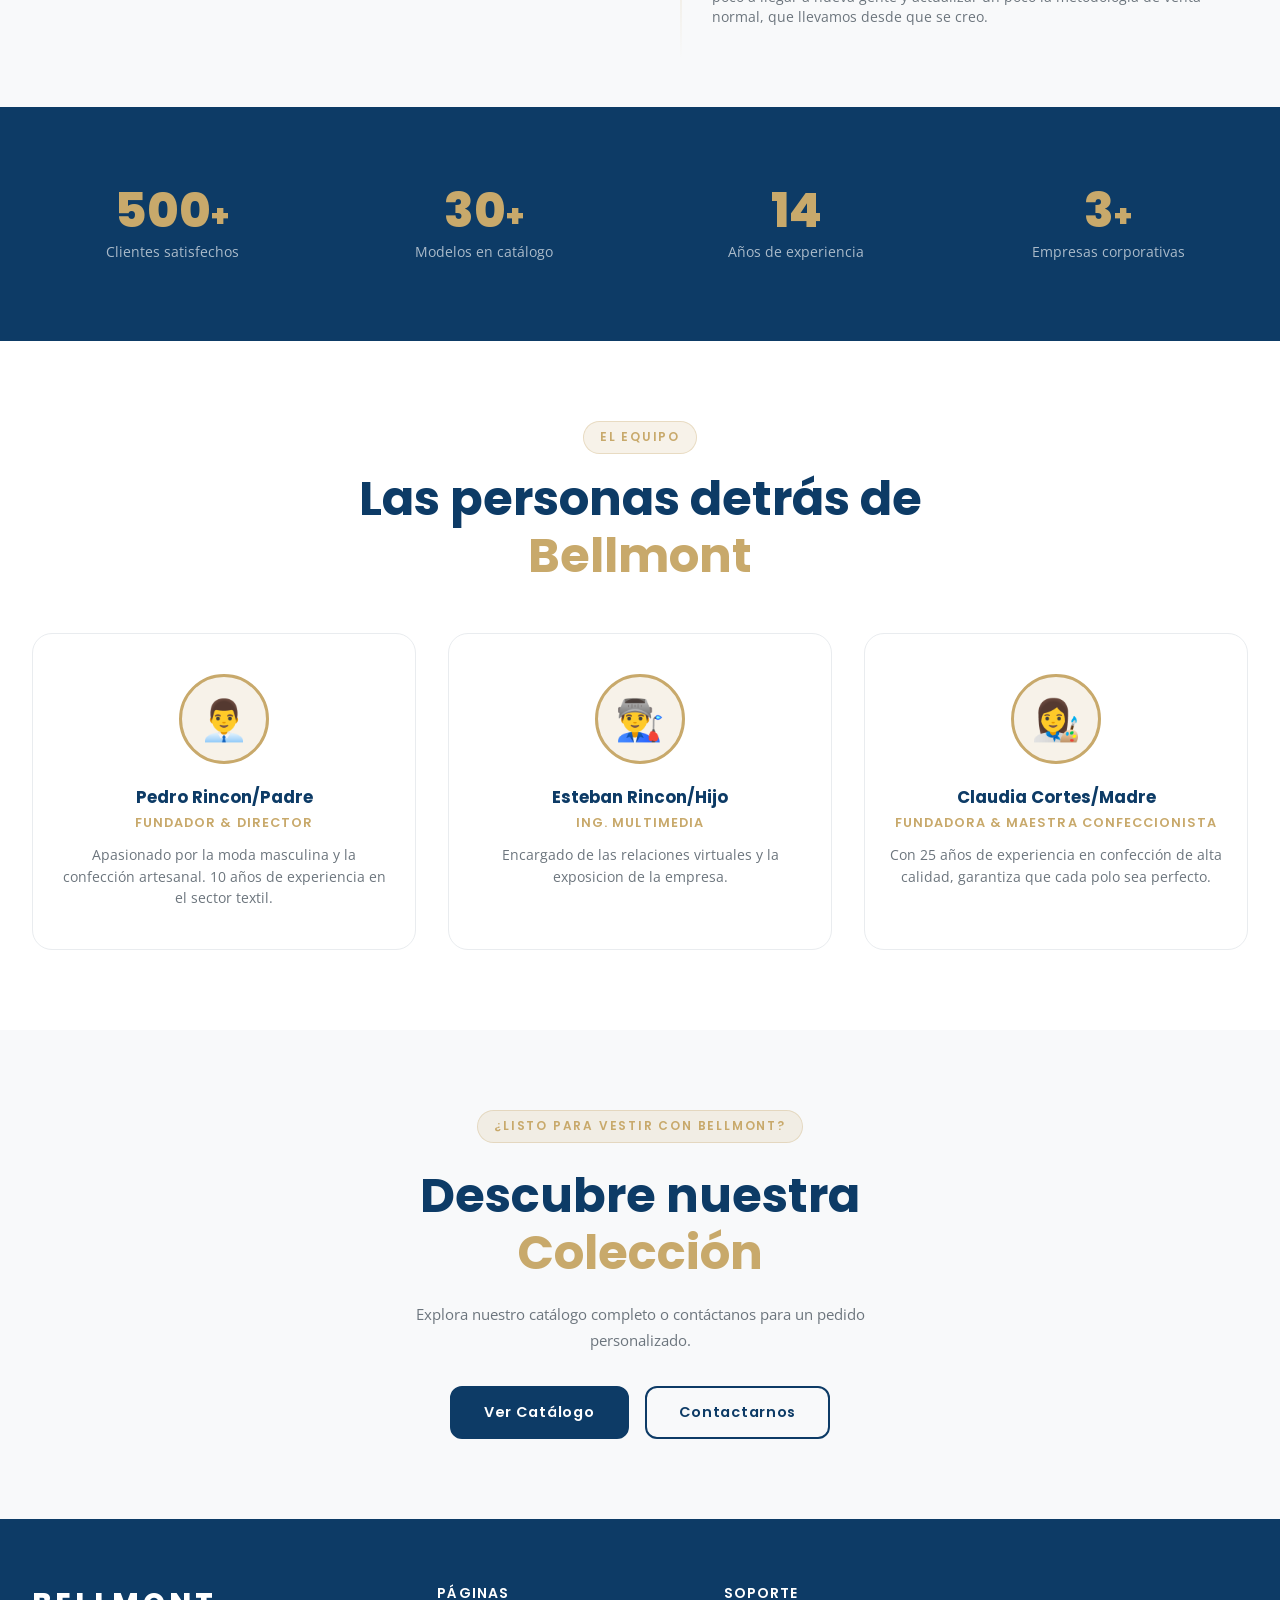
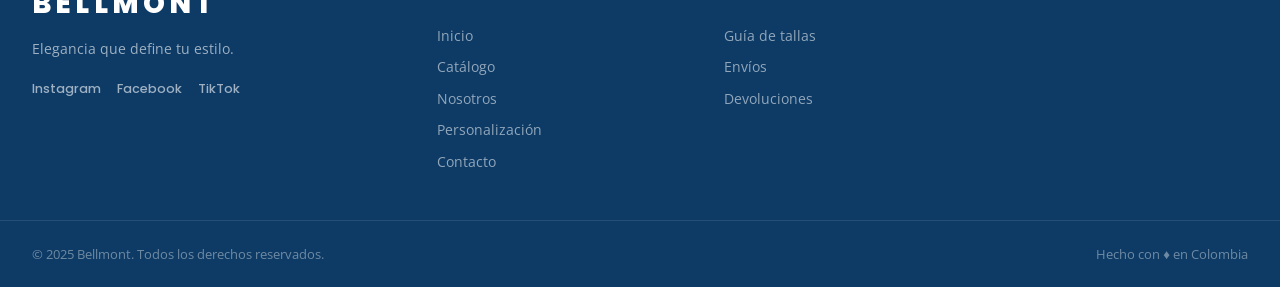
<file: nosotros.html>
<!DOCTYPE html>
<html lang="es">
<head>
  <meta charset="UTF-8" />
  <meta name="viewport" content="width=device-width, initial-scale=1.0" />
  <title>Nosotros — Bellmont</title>
  <link rel="preconnect" href="https://fonts.googleapis.com" />
  <link href="https://fonts.googleapis.com/css2?family=Poppins:wght@300;400;500;600;700;800&family=Open+Sans:wght@300;400;500;600&display=swap" rel="stylesheet" />
  <link rel="stylesheet" href="style.css" />
  <style>
    .page-hero {
      background: linear-gradient(160deg, #0D3B66 0%, #0a2d4e 100%);
      padding: 8rem 2rem 5rem;
      text-align: center;
      position: relative; overflow: hidden;
    }
    .page-hero::after {
      content: '';
      position: absolute;
      bottom: -2px; left: 0; right: 0; height: 80px;
      background: var(--blanco-calido);
      clip-path: ellipse(55% 100% at 50% 100%);
    }
    .page-hero h1 { font-family:var(--font-titulo); font-weight:800; font-size:clamp(2.2rem,5vw,3.5rem); color:white; position:relative; }
    .page-hero p { color:rgba(255,255,255,0.72); font-size:1.05rem; margin-top:0.75rem; position:relative; }
    .breadcrumb { display:flex; align-items:center; gap:.5rem; justify-content:center; margin-top:1.25rem; position:relative; }
    .breadcrumb a { color:var(--dorado); font-size:.85rem; font-family:var(--font-titulo); font-weight:500; }
    .breadcrumb span { color:rgba(255,255,255,0.4); font-size:.85rem; }

    /* Misión / Visión */
    .mv-section { max-width:1280px; margin:0 auto; padding:5rem 2rem 2rem; }
    .mv-grid { display:grid; grid-template-columns:repeat(3,1fr); gap:1.5rem; }
    .mv-card {
      border-radius:var(--radius-lg); padding:2.5rem 2rem;
      transition:var(--transition); position:relative; overflow:hidden;
    }
    .mv-card.mission { background:var(--azul-principal); color:white; }
    .mv-card.vision { background:var(--dorado-suave); border:1px solid rgba(200,169,107,0.3); }
    .mv-card.values { background:white; border:1px solid var(--gris-claro); }
    .mv-card::before { content:attr(data-num); position:absolute; top:-10px; right:10px; font-family:var(--font-titulo); font-weight:800; font-size:6rem; opacity:0.08; line-height:1; }
    .mv-card h3 { font-family:var(--font-titulo); font-weight:700; font-size:1.1rem; margin-bottom:0.75rem; }
    .mv-card.mission h3 { color:var(--dorado); }
    .mv-card.vision h3 { color:var(--azul-principal); }
    .mv-card.values h3 { color:var(--azul-principal); }
    .mv-card p { font-size:0.9rem; line-height:1.75; }
    .mv-card.mission p { color:rgba(255,255,255,0.82); }
    .mv-card.vision p, .mv-card.values p { color:#6c757d; }
    .values-list { list-style:none; margin-top:0.5rem; }
    .values-list li { font-size:0.875rem; color:#6c757d; padding:0.35rem 0; border-bottom:1px solid var(--gris-claro); display:flex; align-items:center; gap:0.5rem; }
    .values-list li::before { content:'✦'; color:var(--dorado); font-size:0.65rem; }
    .values-list li:last-child { border:none; }

    /* Historia */
    .story-section { max-width:1280px; margin:0 auto; padding:3rem 2rem; }
    .story-grid { display:grid; grid-template-columns:1fr 1fr; gap:5rem; align-items:center; }
    .story-visual {
      background: linear-gradient(135deg, #0D3B66, #1D5C96);
      border-radius:var(--radius-lg);
      height:420px;
      display:flex; align-items:center; justify-content:center;
      position:relative; overflow:hidden;
    }
    .story-visual::before {
      content:'';
      position:absolute; inset:0;
      background:radial-gradient(ellipse at 70% 30%, rgba(200,169,107,0.2) 0%, transparent 60%);
    }
    .story-badge-big {
      font-family:var(--font-titulo); font-weight:800;
      font-size:5rem; color:rgba(255,255,255,0.12);
      position:absolute; bottom:1rem; right:1.5rem;
      line-height:1;
    }
    .story-center { text-align:center; position:relative; z-index:2; }
    .story-year { font-family:var(--font-titulo); font-weight:800; font-size:3.5rem; color:white; }
    .story-founded { font-size:0.85rem; color:var(--dorado); letter-spacing:0.15em; text-transform:uppercase; }

    /* Timeline */
    .timeline { margin-top:2rem; position:relative; }
    .timeline::before { content:''; position:absolute; left:0; top:0; bottom:0; width:2px; background:linear-gradient(to bottom, var(--dorado), transparent); }
    .tl-item { padding-left:2rem; padding-bottom:2rem; position:relative; }
    .tl-dot { position:absolute; left:-5px; top:4px; width:12px; height:12px; background:var(--dorado); border-radius:50%; border:2px solid white; box-shadow:0 0 0 2px var(--dorado); }
    .tl-year { font-family:var(--font-titulo); font-weight:700; font-size:0.8rem; color:var(--dorado); letter-spacing:0.08em; margin-bottom:0.2rem; }
    .tl-title { font-family:var(--font-titulo); font-weight:600; font-size:0.95rem; color:var(--azul-principal); margin-bottom:0.2rem; }
    .tl-desc { font-size:0.85rem; color:#6c757d; line-height:1.5; }

    /* Team */
    .team-section { background:white; padding:5rem 0; }
    .team-inner { max-width:1280px; margin:0 auto; padding:0 2rem; }
    .team-grid { display:grid; grid-template-columns:repeat(3,1fr); gap:2rem; margin-top:3rem; }
    .team-card {
      text-align:center; padding:2.5rem 1.5rem;
      border:1px solid var(--gris-claro); border-radius:var(--radius-lg);
      transition:var(--transition);
    }
    .team-card:hover { box-shadow:var(--sombra-hover); transform:translateY(-4px); border-color:rgba(200,169,107,0.3); }
    .team-avatar {
      width:90px; height:90px; border-radius:50%;
      margin:0 auto 1.25rem;
      display:flex; align-items:center; justify-content:center;
      font-size:2.5rem;
      border:3px solid var(--dorado);
    }
    .team-name { font-family:var(--font-titulo); font-weight:700; font-size:1.05rem; color:var(--azul-principal); }
    .team-role { font-size:0.8rem; color:var(--dorado); font-family:var(--font-titulo); font-weight:600; text-transform:uppercase; letter-spacing:0.08em; margin:0.25rem 0 0.75rem; }
    .team-desc { font-size:0.85rem; color:#6c757d; line-height:1.6; }

    /* Números */
    .numbers-section { background:var(--azul-principal); padding:5rem 0; }
    .numbers-inner { max-width:1280px; margin:0 auto; padding:0 2rem; display:grid; grid-template-columns:repeat(4,1fr); gap:2rem; text-align:center; }
    .num-item {}
    .num-value { font-family:var(--font-titulo); font-weight:800; font-size:3rem; color:white; line-height:1; }
    .num-gold { color:var(--dorado); }
    .num-label { font-size:0.875rem; color:rgba(255,255,255,0.65); margin-top:0.4rem; }

    @media (max-width:900px) {
      .mv-grid { grid-template-columns:1fr; }
      .story-grid { grid-template-columns:1fr; }
      .team-grid { grid-template-columns:repeat(2,1fr); }
      .numbers-inner { grid-template-columns:repeat(2,1fr); gap:3rem; }
    }
    @media (max-width:500px) {
      .team-grid { grid-template-columns:1fr; }
      .numbers-inner { grid-template-columns:1fr; }
    }
  </style>
</head>
<body>

  <nav id="navbar" class="scrolled">
    <div class="nav-container">
      <div class="nav-logo">
        <a href="index.html"><span class="logo-text">BELLMONT</span></a>
        <span class="logo-accent"></span>
      </div>
      <ul class="nav-links">
        <li><a href="index.html">Inicio</a></li>
        <li><a href="catalogo.html">Catálogo</a></li>
        <li><a href="nosotros.html" style="color:var(--azul-principal);font-weight:700;">Nosotros</a></li>
        <li><a href="contacto.html">Contacto</a></li>
      </ul>
      <button class="nav-cta" onclick="location.href='catalogo.html'">Ver Catálogo</button>
      <button class="nav-toggle" id="navToggle"><span></span><span></span><span></span></button>
    </div>
  </nav>

  <div class="page-hero">
    <div class="section-badge">Nuestra Historia</div>
    <h1>Quiénes somos <span class="title-accent">✦</span></h1>
    <p>Pasión por la confección y el estilo desde nuestros inicios</p>
    <div class="breadcrumb">
      <a href="index.html">Inicio</a><span>›</span>
      <span style="color:rgba(255,255,255,0.6)">Nosotros</span>
    </div>
  </div>

  <!-- Misión / Visión / Valores -->
  <div class="mv-section">
    <div class="mv-grid">
      <div class="mv-card mission reveal" data-num="01">
        <h3>Misión</h3>
        <p>Crear polos de alta calidad que combinen elegancia, comodidad y durabilidad, permitiendo que cada hombre proyecte confianza y distinción en cualquier ocasión de su vida.</p>
      </div>
      <div class="mv-card vision reveal" data-num="02">
        <h3>Visión</h3>
        <p>Ser la marca de polos premium más reconocida de Colombia, expandiendo nuestro alcance a toda Latinoamérica y convirtiéndonos en el referente de estilo masculino en la región para 2028.</p>
      </div>
      <div class="mv-card values reveal" data-num="03">
        <h3>Valores</h3>
        <ul class="values-list">
          <li>Calidad sin compromisos</li>
          <li>Honestidad en cada trato</li>
          <li>Innovación constante</li>
          <li>Servicio al cliente excepcional</li>
          <li>Responsabilidad artesanal</li>
        </ul>
      </div>
    </div>
  </div>

  <!-- Historia -->
  <div class="story-section">
    <div class="story-grid">
      <div class="story-visual reveal">
        <div class="story-center">
          <div class="story-year">2014</div>
          <div class="story-founded">Año de fundación</div>
          <p style="color:rgba(255,255,255,0.6); font-size:0.85rem; margin-top:0.5rem;">Colombia</p>
        </div>
        <div class="story-badge-big">B</div>
      </div>
      <div>
        <div class="section-badge">Nuestra trayectoria</div>
        <h2 class="section-title">Una historia de<br/><span class="title-accent">Pasión y Calidad</span></h2>
        <p class="section-desc">Bellmont nació de una idea simple: hacer polos que la gente realmente quisiera usar todos los días. No ropa desechable, sino prendas que duraran y que proyectaran elegancia.</p>

        <div class="timeline">
          <div class="tl-item">
            <div class="tl-dot"></div>
            <div class="tl-year">2014</div>
            <div class="tl-title">Los primeros 10 polos</div>
            <div class="tl-desc">Comenzamos con 10 unidades hechas a mano, vendidas entre amigos y familia. La aceptación fue inmediata.</div>
          </div>
          <div class="tl-item">
            <div class="tl-dot"></div>
            <div class="tl-year">2018</div>
            <div class="tl-title">Primeros Clientes "Grandes"</div>
            <div class="tl-desc">Nos empezaban a reconocer en el lugar donde vendemos normalemte, y a comprar camisetas al por mayor.</div>
          </div>
          <div class="tl-item">
            <div class="tl-dot"></div>
            <div class="tl-year">2022</div>
            <div class="tl-title">Primeros Vistasos a la Web</div>
            <div class="tl-desc">Empezabamos a ver la posibilidad del mundo del internet, pero se quedo en un intento.</div>
          </div>
          <div class="tl-item">
            <div class="tl-dot"></div>
            <div class="tl-year">2026</div>
            <div class="tl-title">Lanzamiento a la Web</div>
            <div class="tl-desc">Con esta pagina no solo querernos expandirnos aun mas, sino empezar poco a poco a llegar a nueva gente y actualizar un poco la metodologia de venta normal, que llevamos desde que se creo.</div>
          </div>
        </div>
      </div>
    </div>
  </div>

  <!-- Números -->
  <div class="numbers-section">
    <div class="numbers-inner">
      <div class="num-item reveal">
        <div class="num-value num-gold">500<span style="font-size:2rem">+</span></div>
        <div class="num-label">Clientes satisfechos</div>
      </div>
      <div class="num-item reveal">
        <div class="num-value num-gold">30<span style="font-size:2rem">+</span></div>
        <div class="num-label">Modelos en catálogo</div>
      </div>
      <div class="num-item reveal">
        <div class="num-value num-gold">14</div>
        <div class="num-label">Años de experiencia</div>
      </div>
      <div class="num-item reveal">
        <div class="num-value num-gold">3<span style="font-size:2rem">+</span></div>
        <div class="num-label">Empresas corporativas</div>
      </div>
    </div>
  </div>

  <!-- Equipo -->
  <div class="team-section">
    <div class="team-inner">
      <div style="text-align:center;">
        <div class="section-badge" style="display:inline-block;">El Equipo</div>
        <h2 class="section-title">Las personas detrás de<br/><span class="title-accent">Bellmont</span></h2>
      </div>
      <div class="team-grid">
        <div class="team-card reveal">
          <div class="team-avatar" style="background:var(--dorado-suave);">👨‍💼</div>
          <div class="team-name">Pedro Rincon/Padre</div>
          <div class="team-role">Fundador & Director</div>
          <p class="team-desc">Apasionado por la moda masculina y la confección artesanal. 10 años de experiencia en el sector textil.</p>
        </div>
        <div class="team-card reveal">
          <div class="team-avatar" style="background:var(--dorado-suave);">👨‍🏭</div>
          <div class="team-name">Esteban Rincon/Hijo</div>
          <div class="team-role">Ing. Multimedia</div>
          <p class="team-desc">Encargado de las relaciones virtuales y la exposicion de la empresa.</p>
        </div>
        <div class="team-card reveal">
          <div class="team-avatar" style="background:var(--dorado-suave);">👩‍🎨</div>
          <div class="team-name">Claudia Cortes/Madre</div>
          <div class="team-role">FUndadora & Maestra Confeccionista</div>
          <p class="team-desc">Con 25 años de experiencia en confección de alta calidad, garantiza que cada polo sea perfecto.</p>
        </div>
      </div>
    </div>
  </div>

  <!-- CTA -->
  <div style="background:var(--blanco-calido); padding:5rem 2rem; text-align:center;">
    <div class="section-badge" style="display:inline-block;">¿Listo para vestir con Bellmont?</div>
    <h2 class="section-title" style="margin-top:0.5rem;">Descubre nuestra<br/><span class="title-accent">Colección</span></h2>
    <p style="color:#6c757d; margin:1rem auto 2rem; max-width:500px; font-size:0.95rem; line-height:1.7;">Explora nuestro catálogo completo o contáctanos para un pedido personalizado.</p>
    <div style="display:flex; gap:1rem; justify-content:center; flex-wrap:wrap;">
      <a href="catalogo.html" class="btn btn-primary">Ver Catálogo</a>
      <a href="contacto.html" class="btn btn-outline">Contactarnos</a>
    </div>
  </div>

  <footer class="footer">
    <div class="footer-container">
      <div class="footer-brand">
        <div class="footer-logo">BELLMONT</div>
        <p>Elegancia que define tu estilo.</p>
        <div class="footer-social"><a href="#">Instagram</a><a href="#">Facebook</a><a href="#">TikTok</a></div>
      </div>
      <div class="footer-links"><h4>Páginas</h4><ul>
        <li><a href="index.html">Inicio</a></li>
        <li><a href="catalogo.html">Catálogo</a></li>
        <li><a href="nosotros.html">Nosotros</a></li>
        <li><a href="personalizacion.html">Personalización</a></li>
        <li><a href="contacto.html">Contacto</a></li>
      </ul></div>
      <div class="footer-links"><h4>Soporte</h4><ul>
        <li><a href="#">Guía de tallas</a></li>
        <li><a href="#">Envíos</a></li>
        <li><a href="#">Devoluciones</a></li>
      </ul></div>
    </div>
    <div class="footer-bottom">
      <p>© 2025 Bellmont. Todos los derechos reservados.</p>
      <p>Hecho con ♦ en Colombia</p>
    </div>
  </footer>

  <script>
    window.addEventListener('scroll', () => {
      document.getElementById('navbar').classList.toggle('scrolled', window.scrollY > 80);
    });
    const obs = new IntersectionObserver(entries => {
      entries.forEach((e,i) => {
        if(e.isIntersecting){ setTimeout(()=>e.target.classList.add('visible'),i*80); obs.unobserve(e.target); }
      });
    }, {threshold:0.1});
    document.querySelectorAll('.reveal').forEach(el => obs.observe(el));
  </script>
</body>
</html>
</file>
<file: style.css>
/* ===========================
   BELLMONT — STYLE.CSS
   =========================== */

/* Variables */
:root {
  --azul-principal: #0D3B66;
  --azul-secundario: #1D5C96;
  --blanco-calido: #F8F9FA;
  --gris-claro: #E9ECEF;
  --gris-oscuro: #343A40;
  --dorado: #C8A96B;
  --dorado-suave: rgba(200, 169, 107, 0.15);
  --font-titulo: 'Poppins', sans-serif;
  --font-texto: 'Open Sans', sans-serif;
  --sombra-card: 0 8px 32px rgba(13, 59, 102, 0.12);
  --sombra-hover: 0 16px 48px rgba(13, 59, 102, 0.2);
  --transition: all 0.35s cubic-bezier(0.4, 0, 0.2, 1);
  --radius: 12px;
  --radius-lg: 20px;
}

/* Reset */
*, *::before, *::after { box-sizing: border-box; margin: 0; padding: 0; }

html { scroll-behavior: smooth; font-size: 16px; }

body {
  font-family: var(--font-texto);
  background: var(--blanco-calido);
  color: var(--gris-oscuro);
  overflow-x: hidden;
}

a { text-decoration: none; color: inherit; }
ul { list-style: none; }
img { max-width: 100%; display: block; }
input, select, textarea, button { font-family: var(--font-texto); }

/* ===========================
   CANVAS 3D BACKGROUND
   =========================== */
#bg-canvas {
  position: fixed;
  top: 0;
  left: 0;
  width: 100%;
  height: 100%;
  z-index: 0;
  pointer-events: none;
}

/* ===========================
   NAVBAR
   =========================== */
#navbar {
  position: fixed;
  top: 0;
  left: 0;
  width: 100%;
  z-index: 100;
  padding: 1rem 0;
  transition: var(--transition);
}

#navbar.scrolled {
  background: rgba(248, 249, 250, 0.97);
  backdrop-filter: blur(20px);
  box-shadow: 0 2px 30px rgba(13, 59, 102, 0.1);
  padding: 0.75rem 0;
}

.nav-container {
  max-width: 1280px;
  margin: 0 auto;
  padding: 0 2rem;
  display: flex;
  align-items: center;
  justify-content: space-between;
  gap: 2rem;
}

.nav-logo {
  display: flex;
  align-items: center;
  gap: 0.4rem;
}

.logo-text {
  font-family: var(--font-titulo);
  font-weight: 800;
  font-size: 1.5rem;
  letter-spacing: 0.15em;
  color: var(--azul-principal);
}

.logo-accent {
  width: 6px;
  height: 6px;
  background: var(--dorado);
  border-radius: 50%;
  margin-bottom: 0.5rem;
}

.nav-links {
  display: flex;
  gap: 2rem;
  align-items: center;
}

.nav-links a {
  font-family: var(--font-titulo);
  font-weight: 500;
  font-size: 0.875rem;
  color: var(--gris-oscuro);
  letter-spacing: 0.05em;
  transition: var(--transition);
  position: relative;
}

.nav-links a::after {
  content: '';
  position: absolute;
  bottom: -2px;
  left: 0;
  width: 0;
  height: 2px;
  background: var(--dorado);
  transition: var(--transition);
}

.nav-links a:hover { color: var(--azul-principal); }
.nav-links a:hover::after { width: 100%; }

.nav-cta {
  background: var(--azul-principal);
  color: white;
  border: none;
  padding: 0.6rem 1.5rem;
  border-radius: var(--radius);
  font-family: var(--font-titulo);
  font-weight: 600;
  font-size: 0.875rem;
  cursor: pointer;
  transition: var(--transition);
  letter-spacing: 0.05em;
}

.nav-cta:hover {
  background: var(--azul-secundario);
  transform: translateY(-1px);
  box-shadow: 0 4px 16px rgba(13, 59, 102, 0.3);
}

.nav-toggle {
  display: none;
  flex-direction: column;
  gap: 5px;
  background: none;
  border: none;
  cursor: pointer;
  padding: 4px;
}

.nav-toggle span {
  display: block;
  width: 24px;
  height: 2px;
  background: var(--azul-principal);
  border-radius: 2px;
  transition: var(--transition);
}

/* ===========================
   BUTTONS
   =========================== */
.btn {
  display: inline-flex;
  align-items: center;
  gap: 0.5rem;
  padding: 0.875rem 2rem;
  border-radius: var(--radius);
  font-family: var(--font-titulo);
  font-weight: 600;
  font-size: 0.9rem;
  letter-spacing: 0.05em;
  cursor: pointer;
  transition: var(--transition);
  border: 2px solid transparent;
}

.btn-primary {
  background: var(--azul-principal);
  color: white;
  border-color: var(--azul-principal);
}

.btn-primary:hover {
  background: var(--azul-secundario);
  border-color: var(--azul-secundario);
  transform: translateY(-2px);
  box-shadow: 0 8px 24px rgba(13, 59, 102, 0.3);
}

.btn-outline {
  background: transparent;
  color: var(--azul-principal);
  border-color: var(--azul-principal);
}

.btn-outline:hover {
  background: var(--azul-principal);
  color: white;
  transform: translateY(-2px);
}

.btn-full { width: 100%; justify-content: center; }

/* ===========================
   SECTIONS GENERAL
   =========================== */
.section {
  min-height: 100vh;
  position: relative;
  z-index: 5;
  display: flex;
  align-items: center;
}

.section-container {
  max-width: 1280px;
  margin: 0 auto;
  padding: 5rem 2rem;
  width: 100%;
}

.section-badge {
  display: inline-block;
  background: var(--dorado-suave);
  color: var(--dorado);
  font-family: var(--font-titulo);
  font-weight: 600;
  font-size: 0.75rem;
  letter-spacing: 0.15em;
  text-transform: uppercase;
  padding: 0.4rem 1rem;
  border-radius: 100px;
  border: 1px solid rgba(200, 169, 107, 0.3);
  margin-bottom: 1rem;
}

.section-title {
  font-family: var(--font-titulo);
  font-weight: 700;
  font-size: clamp(2rem, 4vw, 3rem);
  color: var(--azul-principal);
  line-height: 1.2;
  margin-bottom: 1.25rem;
}

.title-accent {
  color: var(--dorado);
}

.section-desc {
  font-size: 1.05rem;
  line-height: 1.8;
  color: #6c757d;
  max-width: 540px;
  margin-bottom: 1.5rem;
}

.section-header {
  text-align: center;
  margin-bottom: 3.5rem;
}

.section-header .section-desc { margin: 0 auto; }
.section-subtitle {
  font-size: 1.05rem;
  color: #6c757d;
  margin-top: 0.5rem;
}

/* ===========================
   HERO SECTION
   =========================== */
.hero {
  min-height: 100vh;
  background: linear-gradient(135deg,
    rgba(13, 59, 102, 0.92) 0%,
    rgba(29, 92, 150, 0.88) 50%,
    rgba(13, 59, 102, 0.95) 100%
  );
  display: flex;
  align-items: center;
  justify-content: flex-start;
  padding: 0 2rem;
}

.hero-content {
  max-width: 1280px;
  margin: 0 auto;
  padding: 8rem 2rem 5rem;
  width: 100%;
  position: relative;
  z-index: 10;
}

.hero-badge {
  display: inline-block;
  background: rgba(200, 169, 107, 0.2);
  color: var(--dorado);
  font-family: var(--font-titulo);
  font-weight: 600;
  font-size: 0.8rem;
  letter-spacing: 0.2em;
  text-transform: uppercase;
  padding: 0.5rem 1.25rem;
  border-radius: 100px;
  border: 1px solid rgba(200, 169, 107, 0.4);
  margin-bottom: 1.5rem;
  animation: fadeInUp 0.8s ease both;
}

.hero-title {
  font-family: var(--font-titulo);
  font-weight: 800;
  font-size: clamp(2.8rem, 7vw, 5rem);
  color: white;
  line-height: 1.1;
  margin-bottom: 1.5rem;
  animation: fadeInUp 0.8s ease 0.1s both;
}

.hero-subtitle {
  font-size: 1.1rem;
  color: rgba(255,255,255,0.82);
  line-height: 1.7;
  margin-bottom: 2.5rem;
  max-width: 520px;
  animation: fadeInUp 0.8s ease 0.2s both;
}

.hero-actions {
  display: flex;
  gap: 1rem;
  flex-wrap: wrap;
  margin-bottom: 3.5rem;
  animation: fadeInUp 0.8s ease 0.3s both;
}

.hero .btn-outline {
  color: white;
  border-color: rgba(255,255,255,0.5);
}

.hero .btn-outline:hover {
  background: white;
  color: var(--azul-principal);
  border-color: white;
}

.hero-stats {
  display: flex;
  gap: 2rem;
  align-items: center;
  animation: fadeInUp 0.8s ease 0.4s both;
}

.stat { text-align: left; }

.stat-number {
  display: block;
  font-family: var(--font-titulo);
  font-weight: 800;
  font-size: 1.75rem;
  color: white;
}

.stat-label {
  font-size: 0.8rem;
  color: rgba(255,255,255,0.65);
  letter-spacing: 0.05em;
}

.stat-divider {
  width: 1px;
  height: 36px;
  background: rgba(255,255,255,0.2);
}

.hero-scroll-hint {
  position: absolute;
  bottom: 2rem;
  left: 50%;
  transform: translateX(-50%);
  display: flex;
  flex-direction: column;
  align-items: center;
  gap: 0.5rem;
  color: rgba(255,255,255,0.5);
  font-size: 0.75rem;
  letter-spacing: 0.1em;
  text-transform: uppercase;
  animation: fadeIn 1s ease 1s both;
}

.scroll-arrow {
  width: 1px;
  height: 40px;
  background: linear-gradient(to bottom, rgba(255,255,255,0.5), transparent);
  animation: scrollAnim 1.5s ease infinite;
}

@keyframes scrollAnim {
  0% { transform: scaleY(0); transform-origin: top; }
  50% { transform: scaleY(1); transform-origin: top; }
  51% { transform: scaleY(1); transform-origin: bottom; }
  100% { transform: scaleY(0); transform-origin: bottom; }
}

/* ===========================
   ABOUT SECTION
   =========================== */
.about {
  background: white;
}

.about-grid {
  display: grid;
  grid-template-columns: 1fr 1fr;
  gap: 5rem;
  align-items: center;
}

.about-features {
  display: flex;
  flex-direction: column;
  gap: 1.25rem;
  margin-top: 2rem;
}

.feature-item {
  display: flex;
  gap: 1rem;
  align-items: flex-start;
}

.feature-icon {
  color: var(--dorado);
  font-size: 1rem;
  margin-top: 0.2rem;
  flex-shrink: 0;
}

.feature-item strong {
  font-family: var(--font-titulo);
  font-weight: 600;
  color: var(--azul-principal);
  display: block;
  margin-bottom: 0.2rem;
  font-size: 0.95rem;
}

.feature-item p {
  font-size: 0.875rem;
  color: #6c757d;
  line-height: 1.6;
}

.about-visual {
  display: flex;
  flex-direction: column;
  gap: 1.25rem;
}

.about-card {
  background: var(--blanco-calido);
  border-radius: var(--radius-lg);
  border: 1px solid var(--gris-claro);
  overflow: hidden;
  transition: var(--transition);
}

.about-card:hover {
  transform: translateX(8px);
  box-shadow: var(--sombra-card);
  border-color: rgba(200, 169, 107, 0.3);
}

.about-card-inner {
  padding: 1.75rem 2rem;
  display: flex;
  align-items: center;
  gap: 1.5rem;
}

.about-card-number {
  font-family: var(--font-titulo);
  font-weight: 800;
  font-size: 2rem;
  color: var(--dorado);
  opacity: 0.6;
  flex-shrink: 0;
  line-height: 1;
}

.about-card h3 {
  font-family: var(--font-titulo);
  font-weight: 600;
  font-size: 1rem;
  color: var(--azul-principal);
  margin-bottom: 0.25rem;
}

.about-card p {
  font-size: 0.875rem;
  color: #6c757d;
  line-height: 1.5;
}

/* ===========================
   PRODUCTS SECTION
   =========================== */
.products {
  background: var(--blanco-calido);
}

.products-grid {
  display: grid;
  grid-template-columns: repeat(4, 1fr);
  gap: 1.5rem;
}

.product-card {
  background: white;
  border-radius: var(--radius-lg);
  overflow: hidden;
  box-shadow: var(--sombra-card);
  transition: var(--transition);
  position: relative;
  border: 1px solid transparent;
}

.product-card:hover {
  transform: translateY(-6px);
  box-shadow: var(--sombra-hover);
  border-color: rgba(200, 169, 107, 0.2);
}

.product-card.featured {
  border: 2px solid var(--dorado);
}

.product-badge-tag {
  position: absolute;
  top: 1rem;
  left: 1rem;
  background: var(--azul-principal);
  color: white;
  font-family: var(--font-titulo);
  font-weight: 600;
  font-size: 0.7rem;
  letter-spacing: 0.08em;
  text-transform: uppercase;
  padding: 0.3rem 0.75rem;
  border-radius: 100px;
  z-index: 2;
}

.product-badge-tag.gold {
  background: var(--dorado);
}

.product-img-area {
  height: 200px;
  position: relative;
  overflow: hidden;
}

.product-color-preview {
  width: 100%;
  height: 100%;
  display: flex;
  align-items: center;
  justify-content: center;
  transition: var(--transition);
}

.product-card:hover .product-color-preview {
  transform: scale(1.05);
}

.polo-icon {
  font-size: 4rem;
  filter: drop-shadow(0 4px 12px rgba(0,0,0,0.2));
  transition: var(--transition);
}

.product-card:hover .polo-icon {
  transform: scale(1.1) rotate(-3deg);
}

.product-info {
  padding: 1.5rem;
}

.product-category {
  font-size: 0.75rem;
  color: var(--dorado);
  font-family: var(--font-titulo);
  font-weight: 600;
  text-transform: uppercase;
  letter-spacing: 0.1em;
}

.product-name {
  font-family: var(--font-titulo);
  font-weight: 700;
  font-size: 1.05rem;
  color: var(--azul-principal);
  margin: 0.3rem 0 0.6rem;
  line-height: 1.3;
}

.product-desc {
  font-size: 0.825rem;
  color: #6c757d;
  line-height: 1.6;
  margin-bottom: 1rem;
}

.product-colors {
  display: flex;
  gap: 0.5rem;
  margin-bottom: 1.25rem;
}

.color-dot {
  width: 18px;
  height: 18px;
  border-radius: 50%;
  cursor: pointer;
  transition: var(--transition);
}

.color-dot:hover {
  transform: scale(1.25);
  box-shadow: 0 2px 8px rgba(0,0,0,0.2);
}

.product-footer {
  display: flex;
  align-items: center;
  justify-content: space-between;
}

.product-price {
  font-family: var(--font-titulo);
  font-weight: 700;
  font-size: 1.15rem;
  color: var(--azul-principal);
}

.btn-add-cart {
  background: var(--azul-principal);
  color: white;
  border: none;
  padding: 0.5rem 1.25rem;
  border-radius: var(--radius);
  font-family: var(--font-titulo);
  font-weight: 600;
  font-size: 0.8rem;
  cursor: pointer;
  transition: var(--transition);
}

.btn-add-cart:hover {
  background: var(--dorado);
  transform: translateY(-1px);
}

/* ===========================
   EXPERIENCE SECTION
   =========================== */
.experience {
  background: var(--azul-principal);
  overflow: hidden;
}

.experience .section-container {
  display: grid;
  grid-template-columns: 1fr 1fr;
  gap: 5rem;
  align-items: center;
}

.experience .section-badge {
  background: rgba(200, 169, 107, 0.15);
  color: var(--dorado);
}

.experience .section-title { color: white; }

.experience .section-desc { color: rgba(255,255,255,0.7); max-width: 100%; }

.experience-steps {
  display: flex;
  flex-direction: column;
  gap: 1.5rem;
}

.step {
  display: flex;
  gap: 1.25rem;
  align-items: flex-start;
}

.step-num {
  font-family: var(--font-titulo);
  font-weight: 800;
  font-size: 1.5rem;
  color: var(--dorado);
  opacity: 0.7;
  flex-shrink: 0;
  line-height: 1;
  width: 2.5rem;
}

.step-info h4 {
  font-family: var(--font-titulo);
  font-weight: 600;
  font-size: 0.95rem;
  color: white;
  margin-bottom: 0.25rem;
}

.step-info p {
  font-size: 0.875rem;
  color: rgba(255,255,255,0.6);
  line-height: 1.5;
}

.experience-visual {
  position: relative;
  height: 480px;
  display: flex;
  align-items: center;
  justify-content: center;
}

.experience-circle {
  width: 260px;
  height: 260px;
  border-radius: 50%;
  border: 2px solid rgba(200, 169, 107, 0.3);
  display: flex;
  align-items: center;
  justify-content: center;
  animation: rotateSlow 20s linear infinite;
}

.circle-text {
  display: flex;
  flex-direction: column;
  align-items: center;
  gap: 0.25rem;
  animation: counter-rotate 20s linear infinite;
}

.circle-text span:first-child {
  font-family: var(--font-titulo);
  font-weight: 800;
  font-size: 2rem;
  color: white;
  letter-spacing: 0.15em;
}

.circle-sub {
  font-size: 0.65rem;
  color: var(--dorado);
  letter-spacing: 0.2em;
  text-transform: uppercase;
}

@keyframes rotateSlow { from { transform: rotate(0deg); } to { transform: rotate(360deg); } }
@keyframes counter-rotate { from { transform: rotate(0deg); } to { transform: rotate(-360deg); } }

.floating-card {
  position: absolute;
  background: white;
  border-radius: var(--radius);
  padding: 1rem 1.25rem;
  box-shadow: 0 8px 32px rgba(0,0,0,0.15);
  display: flex;
  align-items: center;
  gap: 0.75rem;
  min-width: 190px;
  animation: floatCard 4s ease-in-out infinite;
}

.floating-card span { font-size: 1.5rem; }
.floating-card strong { display: block; font-family: var(--font-titulo); font-weight: 600; font-size: 0.85rem; color: var(--azul-principal); }
.floating-card p { font-size: 0.75rem; color: #6c757d; }

.fc-1 { top: 8%; left: -5%; animation-delay: 0s; }
.fc-2 { bottom: 45%; right: -35%; animation-delay: 1.5s; }
.fc-3 { top: 80%; left: 5%; animation-delay: 3s; }

@keyframes floatCard {
  0%, 100% { transform: translateY(0); }
  50% { transform: translateY(-8px); }
}

/* ===========================
   CONTACT SECTION
   =========================== */
.contact {
  background: white;
}

.contact-grid {
  display: grid;
  grid-template-columns: 1fr 1.4fr;
  gap: 5rem;
  align-items: center;
}

.contact-channels {
  display: flex;
  flex-direction: column;
  gap: 1rem;
  margin-top: 2rem;
}

.contact-channel {
  display: flex;
  align-items: center;
  gap: 1rem;
  padding: 1rem 1.25rem;
  border: 1px solid var(--gris-claro);
  border-radius: var(--radius);
  transition: var(--transition);
}

.contact-channel:hover {
  border-color: var(--dorado);
  background: var(--dorado-suave);
  transform: translateX(4px);
}

.channel-icon { font-size: 1.5rem; }

.contact-channel strong {
  display: block;
  font-family: var(--font-titulo);
  font-weight: 600;
  font-size: 0.9rem;
  color: var(--azul-principal);
}

.contact-channel span {
  font-size: 0.85rem;
  color: #6c757d;
}

.contact-form-wrapper {
  background: var(--blanco-calido);
  border-radius: var(--radius-lg);
  padding: 2.5rem;
  border: 1px solid var(--gris-claro);
}

.contact-form {
  display: flex;
  flex-direction: column;
  gap: 1.25rem;
}

.form-row {
  display: grid;
  grid-template-columns: 1fr 1fr;
  gap: 1rem;
}

.form-group {
  display: flex;
  flex-direction: column;
  gap: 0.4rem;
}

.form-group label {
  font-family: var(--font-titulo);
  font-weight: 600;
  font-size: 0.825rem;
  color: var(--azul-principal);
  letter-spacing: 0.03em;
}

.form-group input,
.form-group select,
.form-group textarea {
  padding: 0.75rem 1rem;
  border: 1.5px solid var(--gris-claro);
  border-radius: var(--radius);
  font-size: 0.9rem;
  color: var(--gris-oscuro);
  background: white;
  transition: var(--transition);
  outline: none;
  resize: vertical;
}

.form-group input:focus,
.form-group select:focus,
.form-group textarea:focus {
  border-color: var(--azul-secundario);
  box-shadow: 0 0 0 3px rgba(29, 92, 150, 0.1);
}

/* ===========================
   FOOTER
   =========================== */
.footer {
  background: var(--azul-principal);
  color: white;
  position: relative;
  z-index: 10;
}

.footer-container {
  max-width: 1280px;
  margin: 0 auto;
  padding: 4rem 2rem 3rem;
  display: grid;
  grid-template-columns: 1.5fr 1fr 1fr 1fr;
  gap: 3rem;
}

.footer-logo {
  font-family: var(--font-titulo);
  font-weight: 800;
  font-size: 1.75rem;
  letter-spacing: 0.15em;
  color: white;
  margin-bottom: 0.75rem;
}

.footer-brand p {
  font-size: 0.9rem;
  color: rgba(255,255,255,0.6);
  margin-bottom: 1.25rem;
  line-height: 1.6;
}

.footer-social {
  display: flex;
  gap: 1rem;
}

.footer-social a {
  font-size: 0.8rem;
  color: rgba(255,255,255,0.6);
  transition: var(--transition);
  font-family: var(--font-titulo);
  font-weight: 500;
}

.footer-social a:hover { color: var(--dorado); }

.footer-links h4 {
  font-family: var(--font-titulo);
  font-weight: 600;
  font-size: 0.875rem;
  color: white;
  letter-spacing: 0.08em;
  margin-bottom: 1.25rem;
  text-transform: uppercase;
}

.footer-links ul {
  display: flex;
  flex-direction: column;
  gap: 0.6rem;
}

.footer-links a {
  font-size: 0.875rem;
  color: rgba(255,255,255,0.55);
  transition: var(--transition);
}

.footer-links a:hover {
  color: var(--dorado);
  padding-left: 4px;
}

.footer-bottom {
  max-width: 1280px;
  margin: 0 auto;
  padding: 1.5rem 2rem;
  border-top: 1px solid rgba(255,255,255,0.1);
  display: flex;
  justify-content: space-between;
  align-items: center;
}

.footer-bottom p {
  font-size: 0.825rem;
  color: rgba(255,255,255,0.4);
}

/* ===========================
   ANIMATIONS
   =========================== */
@keyframes fadeInUp {
  from { opacity: 0; transform: translateY(24px); }
  to { opacity: 1; transform: translateY(0); }
}

@keyframes fadeIn {
  from { opacity: 0; }
  to { opacity: 1; }
}

.reveal {
  opacity: 0;
  transform: translateY(32px);
  transition: opacity 0.7s ease, transform 0.7s ease;
}

.reveal.visible {
  opacity: 1;
  transform: translateY(0);
}

/* ===========================
   RESPONSIVE
   =========================== */
@media (max-width: 1100px) {
  .products-grid { grid-template-columns: repeat(2, 1fr); }
  .about-grid { grid-template-columns: 1fr; gap: 3rem; }
  .experience .section-container { grid-template-columns: 1fr; gap: 3rem; }
  .experience-visual { height: 300px; }
}

@media (max-width: 768px) {
  .nav-links, .nav-cta { display: none; }
  .nav-toggle { display: flex; }

  .hero-title { font-size: clamp(2.2rem, 8vw, 3rem); }
  .hero-actions { flex-direction: column; max-width: 280px; }
  .hero-stats { flex-wrap: wrap; gap: 1rem; }

  .products-grid { grid-template-columns: 1fr; max-width: 380px; margin: 0 auto; }
  .contact-grid { grid-template-columns: 1fr; gap: 2.5rem; }
  .form-row { grid-template-columns: 1fr; }
  .footer-container { grid-template-columns: 1fr 1fr; gap: 2rem; }
  .footer-bottom { flex-direction: column; gap: 0.5rem; text-align: center; }

  .floating-card { display: none; }
  .experience-visual { display: none; }
  .experience .section-container { grid-template-columns: 1fr; }
}

@media (max-width: 480px) {
  .section-container { padding: 4rem 1.25rem; }
  .hero-content { padding: 7rem 1.25rem 4rem; }
  .footer-container { grid-template-columns: 1fr; }
}
</file>
